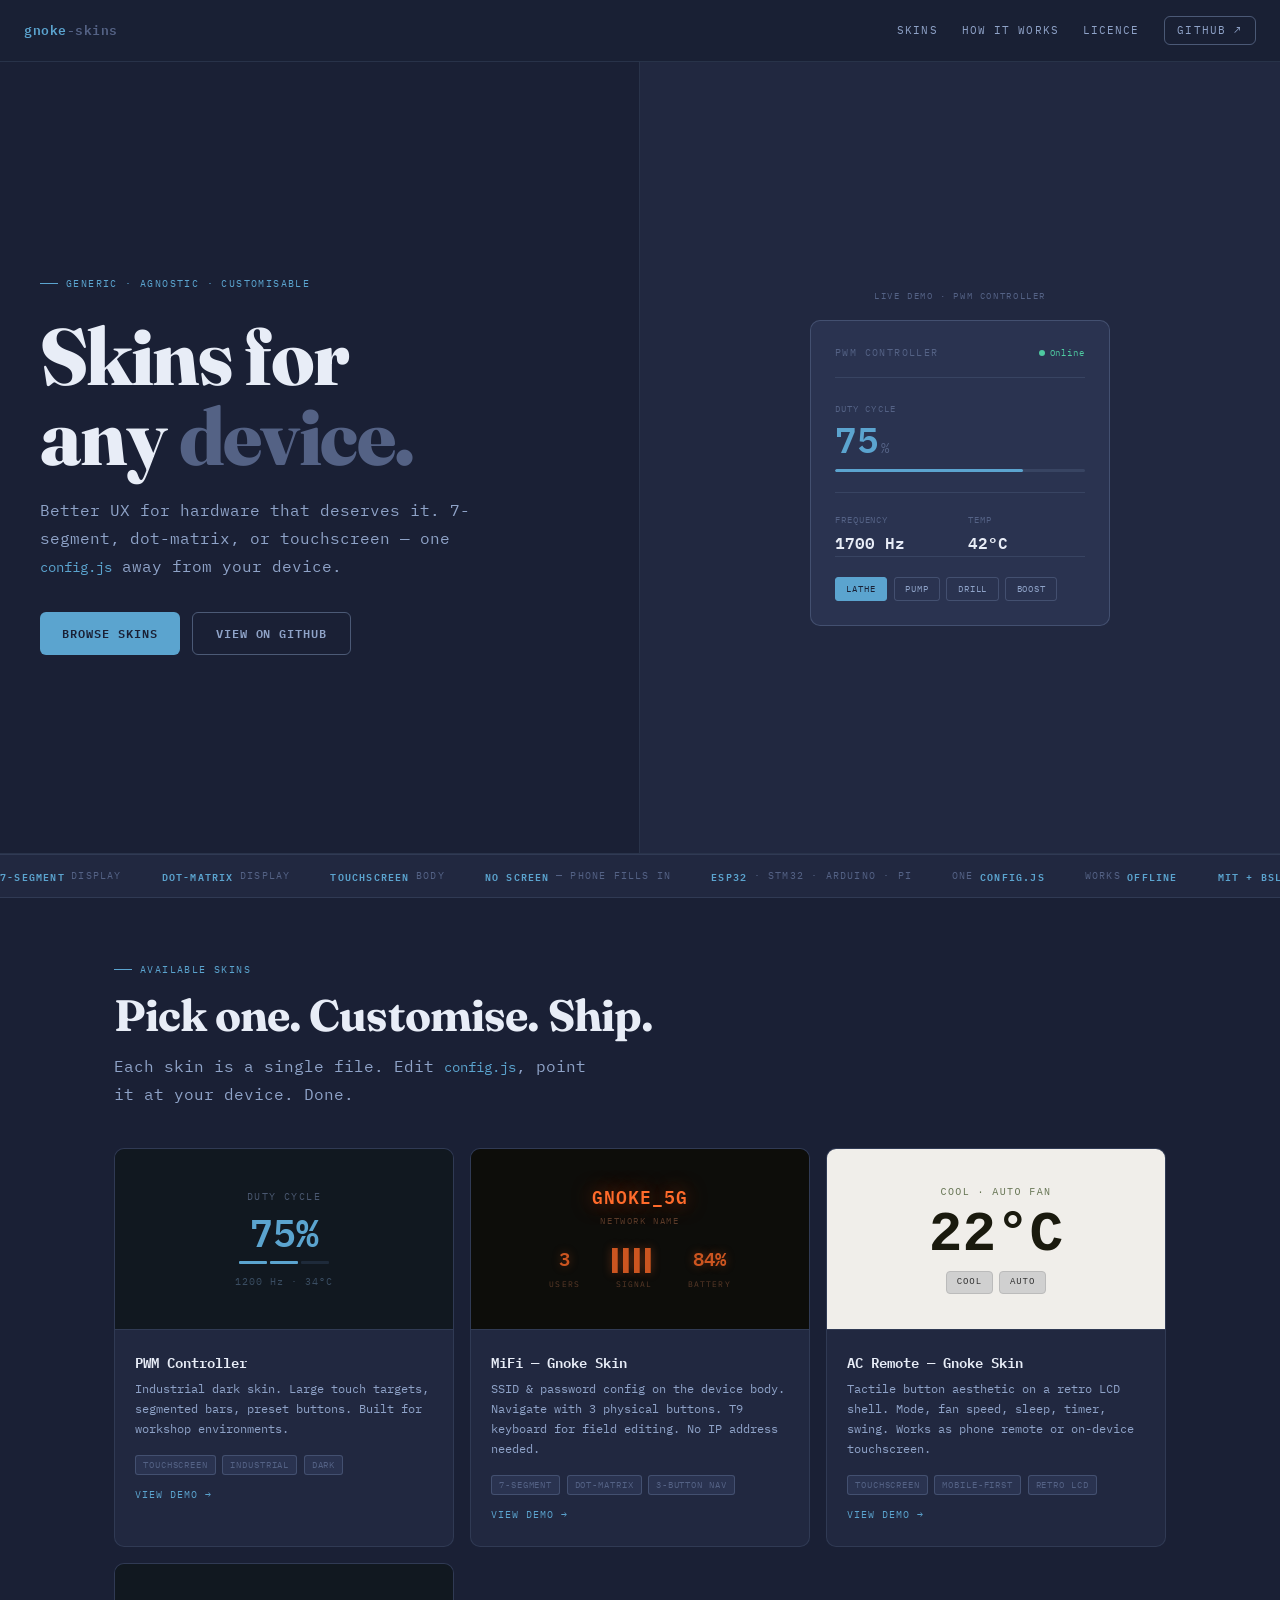
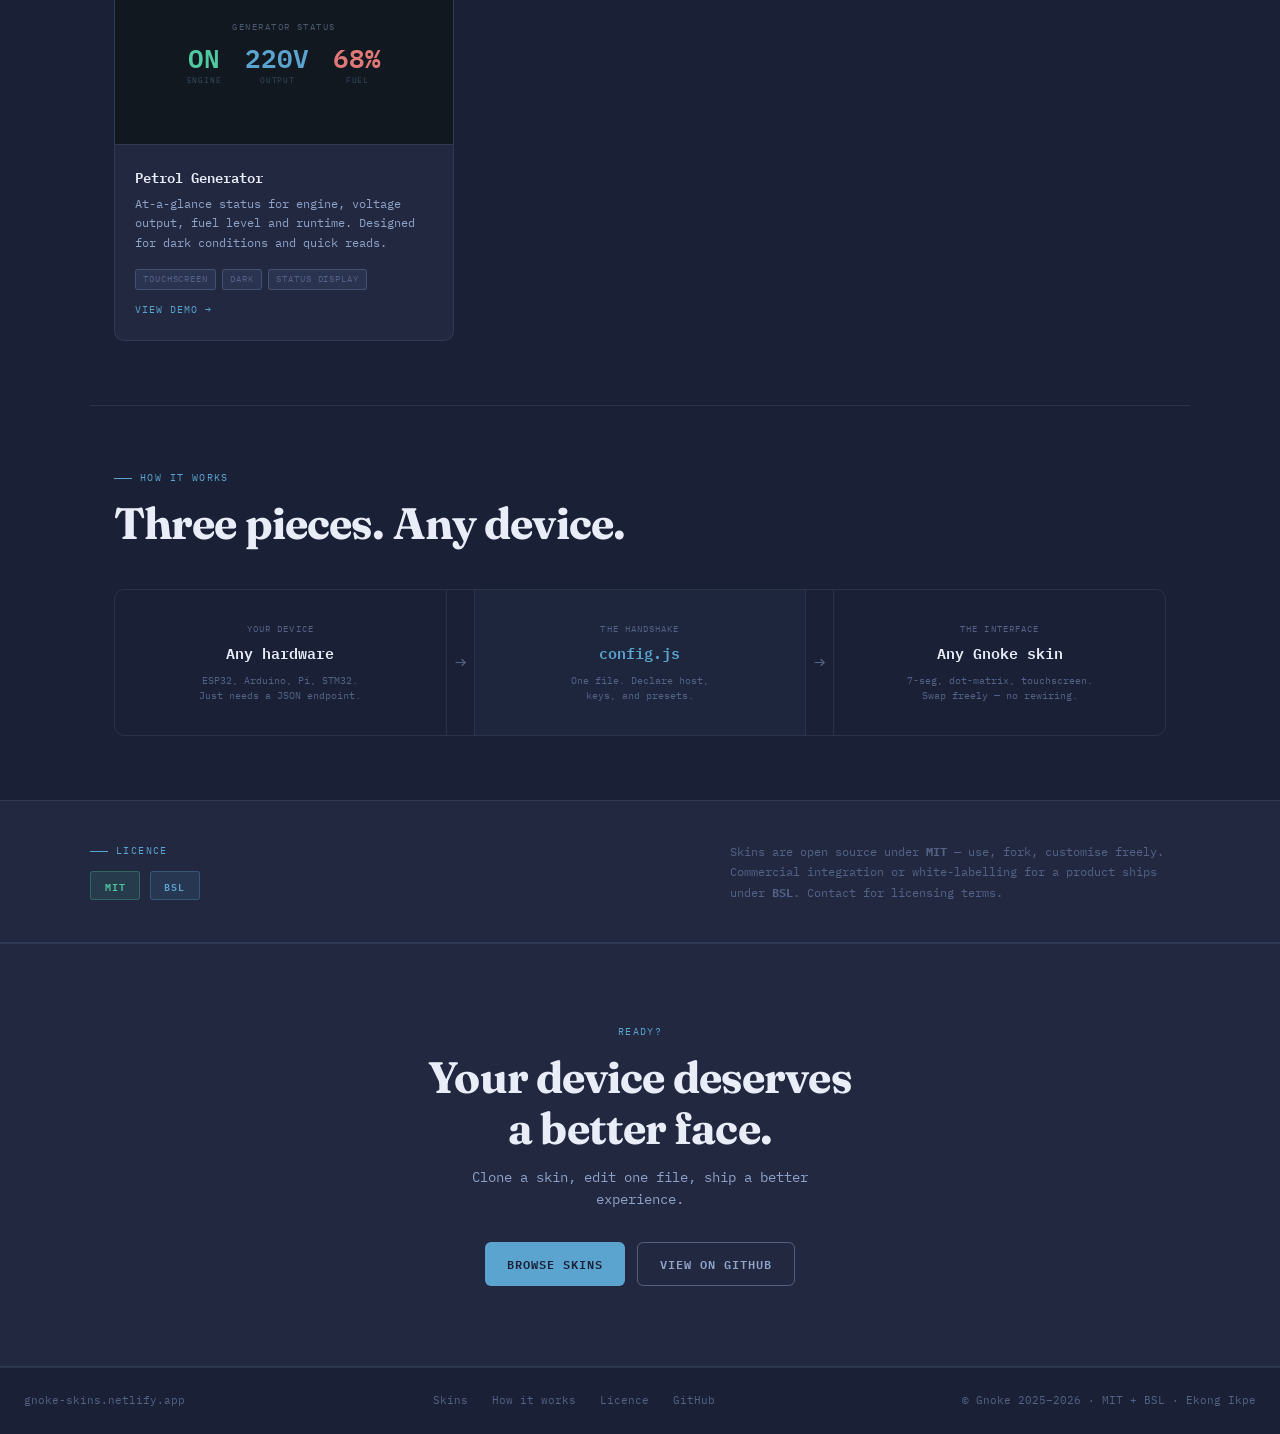
<file: index.html>
<!DOCTYPE html>
<html lang="en">
<head>
<meta charset="UTF-8">
<meta name="viewport" content="width=device-width,initial-scale=1.0">
<title>gnoke-skins — UI skins for any device</title>
<meta name="description" content="Generic, agnostic UI skins for hardware devices. 7-segment, dot-matrix, touchscreen — one config.js away.">
<link rel="preconnect" href="https://fonts.googleapis.com">
<link rel="preconnect" href="https://fonts.gstatic.com" crossorigin>
<link href="https://fonts.googleapis.com/css2?family=IBM+Plex+Mono:wght@400;600&family=Fraunces:opsz,wght@9..144,400;9..144,700;9..144,800&display=swap" rel="stylesheet">
<style>
*,*::before,*::after{box-sizing:border-box;margin:0;padding:0}
html{scroll-behavior:smooth;font-size:16px}
img,svg{display:block;max-width:100%}
a{color:inherit;text-decoration:none}
button{cursor:pointer;font-family:inherit;border:none;background:none}
ul{list-style:none}

:root{
  --bg:#1a2035;--bg2:#212840;--bg3:#2a3350;--bg4:#33405f;
  --border:rgba(180,210,255,.10);--border2:rgba(180,210,255,.18);--border3:rgba(180,210,255,.32);
  --text:#e8edf7;--text2:#8fa3c8;--text3:#546285;
  --accent:#5ba4cf;--accent-h:#7ab8dc;--green:#4ec9a0;--red:#e07878;
  --mono:'IBM Plex Mono',monospace;--serif:'Fraunces',serif;
  --r:6px;--rlg:10px;
}

body{background:var(--bg);color:var(--text);font-family:var(--mono);line-height:1.6;-webkit-font-smoothing:antialiased;min-height:100vh;display:flex;flex-direction:column}
main{flex:1}
h1{font-family:var(--serif);font-size:clamp(2.4rem,8vw,5rem);font-weight:800;line-height:1.0;letter-spacing:-.02em}
h2{font-family:var(--serif);font-size:clamp(1.75rem,5vw,2.75rem);font-weight:700;letter-spacing:-.02em;line-height:1.15}
h3{font-size:.9rem;font-weight:600;letter-spacing:.02em;margin-bottom:.5rem}
p.lead{font-size:1rem;color:var(--text2);line-height:1.75;max-width:480px}
code{font-family:var(--mono);font-size:.85em;color:var(--accent)}
.section{padding:4rem 1.5rem;max-width:1100px;margin:0 auto}
.tag{font-size:10px;letter-spacing:.14em;text-transform:uppercase;color:var(--accent);margin-bottom:.75rem;display:flex;align-items:center;gap:.5rem}
.tag::before{content:'';width:18px;height:1px;background:var(--accent);display:inline-block}
.tag.center{justify-content:center}
.tag.center::before{display:none}

/* Nav */
.site-nav{display:flex;align-items:center;justify-content:space-between;padding:1rem 1.5rem;border-bottom:.5px solid var(--border);background:rgba(26,32,53,.97);position:sticky;top:0;z-index:100;backdrop-filter:blur(8px)}
.nav-logo{font-size:13px;font-weight:600;letter-spacing:.04em;color:var(--accent)}
.nav-logo span{color:var(--text3)}
.nav-links{display:flex;align-items:center;gap:1.5rem}
.nav-links a{font-size:11px;letter-spacing:.1em;text-transform:uppercase;color:var(--text2);transition:color .15s}
.nav-links a:hover{color:var(--text)}
.nav-gh{border:.5px solid var(--border3);color:var(--text2)!important;padding:.3rem .8rem;border-radius:var(--r);font-size:11px!important;transition:all .15s!important}
.nav-gh:hover{border-color:var(--text2)!important;color:var(--text)!important}
.nav-hamburger{display:none;flex-direction:column;gap:4px;padding:4px}
.nav-hamburger span{display:block;width:20px;height:1.5px;background:var(--text2);border-radius:1px}
.nav-drawer{display:none;flex-direction:column;background:var(--bg2);border-bottom:.5px solid var(--border2);padding:.5rem 0}
.nav-drawer a{font-size:12px;letter-spacing:.1em;text-transform:uppercase;color:var(--text2);padding:.75rem 1.5rem;border-bottom:.5px solid var(--border);transition:color .15s}
.nav-drawer a:last-child{border-bottom:none}
.nav-drawer a:hover{color:var(--text)}
.nav-drawer.open{display:flex}

/* Buttons */
.btn{display:inline-flex;align-items:center;gap:.5rem;font-family:var(--mono);font-size:12px;font-weight:600;letter-spacing:.08em;text-transform:uppercase;padding:.7rem 1.4rem;border-radius:var(--r);transition:all .15s;white-space:nowrap}
.btn-primary{background:var(--accent);color:#1a2035}
.btn-primary:hover{background:var(--accent-h);transform:translateY(-1px)}
.btn-ghost{border:.5px solid var(--border3);color:var(--text2)}
.btn-ghost:hover{border-color:var(--text2);color:var(--text);background:rgba(180,210,255,.06)}

/* Hero */
.hero{display:grid;grid-template-columns:1fr 1fr;min-height:88vh;border-bottom:.5px solid var(--border)}
.hero-content{padding:4rem 2.5rem 3rem;display:flex;flex-direction:column;justify-content:center;border-right:.5px solid var(--border)}
.hero-content h1{margin:.75rem 0 1.25rem}
.hero-content h1 .dim{color:var(--text3)}
.hero-btn-row{display:flex;gap:.75rem;flex-wrap:wrap;margin-top:2rem}
.hero-demo{background:var(--bg2);display:flex;flex-direction:column;align-items:center;justify-content:center;padding:3rem 2rem;gap:1rem}
.demo-eyebrow{font-size:9px;letter-spacing:.18em;text-transform:uppercase;color:var(--text3);text-align:center}

/* Ticker */
.ticker-wrap{overflow:hidden;border-top:.5px solid var(--border);border-bottom:.5px solid var(--border);background:var(--bg2);padding:.5rem 0;white-space:nowrap}
.ticker-inner{display:inline-flex;gap:2.5rem;animation:tick 28s linear infinite}
.ticker-item{font-size:10px;letter-spacing:.12em;text-transform:uppercase;color:var(--text3);display:inline-flex;align-items:center;gap:.4rem}
.ticker-item b{color:var(--accent);font-weight:600}
@keyframes tick{from{transform:translateX(0)}to{transform:translateX(-50%)}}

/* Skins grid */
.skins-grid{display:grid;grid-template-columns:repeat(auto-fit,minmax(280px,1fr));gap:1rem;margin-top:2.5rem}
.skin-card{border:.5px solid var(--border);border-radius:var(--rlg);overflow:hidden;transition:border-color .2s,transform .2s;background:var(--bg2)}
.skin-card:hover{border-color:var(--border3);transform:translateY(-3px)}
.skin-preview{height:180px;display:flex;align-items:center;justify-content:center}
.skin-preview.dark{background:#111820}
.skin-preview.light{background:#f0eeea}
.skin-preview.seg{background:#0d0d0a}
.skin-info{padding:1.25rem;border-top:.5px solid var(--border)}
.skin-name{font-size:.9rem;font-weight:600;margin-bottom:.35rem}
.skin-desc{font-size:.78rem;color:var(--text2);line-height:1.6;margin-bottom:1rem}
.skin-tags{display:flex;gap:.4rem;flex-wrap:wrap}
.skin-tag{font-size:9px;letter-spacing:.1em;text-transform:uppercase;padding:2px 7px;border-radius:3px;background:var(--bg3);border:.5px solid var(--border2);color:var(--text3)}
.skin-link{font-size:10px;letter-spacing:.1em;text-transform:uppercase;color:var(--accent);margin-top:.75rem;display:inline-block;transition:color .15s}
.skin-link:hover{color:var(--accent-h)}

/* How it works */
.how-grid{display:grid;grid-template-columns:1fr auto 1fr auto 1fr;align-items:center;border:.5px solid var(--border);border-radius:var(--rlg);overflow:hidden;margin-top:2.5rem}
.how-node{padding:2rem 1.5rem;text-align:center}
.how-node.hi{background:rgba(91,164,207,.05)}
.how-arrow{padding:0 .5rem;color:var(--text3);font-size:1.2rem;border-left:.5px solid var(--border);border-right:.5px solid var(--border);align-self:stretch;display:flex;align-items:center;justify-content:center}
.how-label{font-size:9px;letter-spacing:.12em;text-transform:uppercase;color:var(--text3);margin-bottom:6px}
.how-name{font-size:.95rem;font-weight:600;color:var(--text)}
.how-node.hi .how-name{color:var(--accent)}
.how-detail{font-size:10px;color:var(--text3);margin-top:6px;line-height:1.5}

/* Licence band */
.lic-band{border-top:.5px solid var(--border);border-bottom:.5px solid var(--border);background:var(--bg2);padding:2.5rem 1.5rem}
.lic-inner{max-width:1100px;margin:0 auto;display:flex;flex-wrap:wrap;gap:1.5rem;align-items:center;justify-content:space-between}
.lic-pills{display:flex;gap:.6rem;flex-wrap:wrap}
.lic-pill{font-size:10px;letter-spacing:.1em;text-transform:uppercase;padding:.35rem .85rem;border-radius:3px;font-weight:600}
.lic-pill.mit{background:rgba(78,201,160,.12);color:var(--green);border:.5px solid rgba(78,201,160,.3)}
.lic-pill.bsl{background:rgba(91,164,207,.12);color:var(--accent);border:.5px solid rgba(91,164,207,.3)}
.lic-note{font-size:.78rem;color:var(--text3);max-width:460px;line-height:1.65}

/* CTA band */
.cta-band{border-top:.5px solid var(--border);border-bottom:.5px solid var(--border);background:var(--bg2);padding:5rem 1.5rem;text-align:center}
.cta-band h2{margin:.5rem 0 .75rem}
.cta-band p{color:var(--text2);max-width:400px;margin:0 auto 2rem;font-size:.875rem}
.cta-buttons{display:flex;gap:.75rem;justify-content:center;flex-wrap:wrap}

/* Footer */
.site-footer{padding:1.5rem;border-top:.5px solid var(--border);display:flex;flex-wrap:wrap;gap:1rem;align-items:center;justify-content:space-between;font-size:11px;color:var(--text3)}
.site-footer a:hover{color:var(--text2)}
.site-footer nav{display:flex;gap:1.5rem}

/* Live demo widget */
.skin-widget{width:100%;max-width:300px;background:var(--bg3);border:.5px solid var(--border2);border-radius:var(--rlg);padding:1.5rem}
.sw-header{display:flex;align-items:center;justify-content:space-between;margin-bottom:1.5rem;padding-bottom:1rem;border-bottom:.5px solid var(--border)}
.sw-title{font-size:10px;letter-spacing:.14em;text-transform:uppercase;color:var(--text3)}
.sw-online{display:flex;align-items:center;gap:5px;font-size:9px;letter-spacing:.1em;color:var(--green)}
.sw-dot{width:6px;height:6px;border-radius:50%;background:var(--green);animation:blink 2s ease-in-out infinite}
@keyframes blink{0%,100%{opacity:1}50%{opacity:.25}}
.sw-metric{margin-bottom:1.25rem}
.sw-label{font-size:9px;letter-spacing:.12em;text-transform:uppercase;color:var(--text3);margin-bottom:5px}
.sw-val{font-size:2.25rem;font-weight:600;color:var(--accent);line-height:1}
.sw-unit{font-size:.9rem;color:var(--text3);margin-left:2px}
.sw-bar-track{height:3px;background:var(--border);border-radius:2px;margin-top:8px;overflow:hidden}
.sw-bar-fill{height:100%;background:var(--accent);border-radius:2px;transition:width .5s ease}
.sw-row{display:grid;grid-template-columns:1fr 1fr;gap:1rem;padding-top:1.25rem;border-top:.5px solid var(--border)}
.sw-mini-label{font-size:9px;letter-spacing:.1em;text-transform:uppercase;color:var(--text3)}
.sw-mini-val{font-size:1rem;font-weight:600;color:var(--text);margin-top:3px}
.sw-presets{display:flex;gap:.4rem;flex-wrap:wrap;padding-top:1.25rem;border-top:.5px solid var(--border)}
.sw-preset{font-size:9px;letter-spacing:.1em;text-transform:uppercase;padding:.35rem .65rem;border:.5px solid var(--border2);border-radius:3px;color:var(--text2);cursor:pointer;transition:all .15s;background:none;font-family:var(--mono)}
.sw-preset:hover,.sw-preset.active{background:var(--accent);color:#1a2035;border-color:var(--accent)}

/* 7-seg demo */
.seg-demo{font-family:'IBM Plex Mono',monospace;text-align:center;padding:1.5rem}
.seg-num{font-size:3.5rem;font-weight:600;color:#ff6b2b;letter-spacing:.1em;text-shadow:0 0 20px rgba(255,107,43,.5),0 0 40px rgba(255,107,43,.2);line-height:1}
.seg-label{font-size:9px;letter-spacing:.18em;text-transform:uppercase;color:#5a3a28;margin-top:.5rem}
.seg-row{display:flex;justify-content:center;gap:2rem;margin-top:1rem}
.seg-small{text-align:center}
.seg-small-num{font-size:1.2rem;font-weight:600;color:#cc5520;text-shadow:0 0 10px rgba(204,85,32,.4)}
.seg-small-lbl{font-size:8px;letter-spacing:.14em;text-transform:uppercase;color:#5a3a28;margin-top:3px}

/* Responsive */
@media(max-width:800px){
  .hero{grid-template-columns:1fr;min-height:auto}
  .hero-content{border-right:none;border-bottom:.5px solid var(--border);padding:3rem 1.5rem 2.5rem}
  .hero-demo{padding:2.5rem 1.5rem}
  .how-grid{grid-template-columns:1fr}
  .how-arrow{display:none}
  .how-node{border-bottom:.5px solid var(--border)}
  .how-node:last-child{border-bottom:none}
}
@media(max-width:640px){
  .nav-links{display:none}
  .nav-hamburger{display:flex}
  .section{padding:3rem 1rem}
  h1{font-size:2.2rem}
  h2{font-size:1.6rem}
  .cta-band{padding:3.5rem 1rem}
  .lic-inner{flex-direction:column;align-items:flex-start}
}
</style>
</head>
<body>

<!-- NAV -->
<nav class="site-nav">
  <a class="nav-logo" href="#">gnoke<span>-skins</span></a>
  <div class="nav-links">
    <a href="#skins">Skins</a>
    <a href="#how">How it works</a>
    <a href="#licence">Licence</a>
    <a class="nav-gh" href="https://github.com/edmundsparrow/gnoke-skins" target="_blank" rel="noopener">GitHub ↗</a>
  </div>
  <button class="nav-hamburger" aria-label="Open menu" aria-expanded="false">
    <span></span><span></span><span></span>
  </button>
</nav>
<div class="nav-drawer">
  <a href="#skins">Skins</a>
  <a href="#how">How it works</a>
  <a href="#licence">Licence</a>
  <a href="https://github.com/edmundsparrow/gnoke-skins" target="_blank" rel="noopener">GitHub ↗</a>
</div>

<main>

  <!-- HERO -->
  <section class="hero">
    <div class="hero-content">
      <div class="tag">Generic · Agnostic · Customisable</div>
      <h1>Skins for<br>any <span class="dim">device.</span></h1>
      <p class="lead">
        Better UX for hardware that deserves it.
        7-segment, dot-matrix, or touchscreen —
        one <code>config.js</code> away from your device.
      </p>
      <div class="hero-btn-row">
        <a class="btn btn-primary" href="#skins">Browse skins</a>
        <a class="btn btn-ghost" href="https://github.com/edmundsparrow/gnoke-skins" target="_blank" rel="noopener">View on GitHub</a>
      </div>
    </div>
    <div class="hero-demo">
      <div class="demo-eyebrow">Live demo · PWM Controller</div>
      <div class="skin-widget">
        <div class="sw-header">
          <div class="sw-title">PWM Controller</div>
          <div class="sw-online"><div class="sw-dot"></div>Online</div>
        </div>
        <div class="sw-metric">
          <div class="sw-label">Duty cycle</div>
          <div><span class="sw-val" id="dv">75</span><span class="sw-unit">%</span></div>
          <div class="sw-bar-track"><div class="sw-bar-fill" id="db" style="width:75%"></div></div>
        </div>
        <div class="sw-row">
          <div>
            <div class="sw-mini-label">Frequency</div>
            <div class="sw-mini-val"><span id="fv">1200</span> Hz</div>
          </div>
          <div>
            <div class="sw-mini-label">Temp</div>
            <div class="sw-mini-val"><span id="tv">34</span>°C</div>
          </div>
        </div>
        <div class="sw-presets">
          <button class="sw-preset active" onclick="demoPreset(45,this)">Lathe</button>
          <button class="sw-preset" onclick="demoPreset(80,this)">Pump</button>
          <button class="sw-preset" onclick="demoPreset(60,this)">Drill</button>
          <button class="sw-preset" onclick="demoPreset(95,this)">Boost</button>
        </div>
      </div>
    </div>
  </section>

  <!-- TICKER -->
  <div class="ticker-wrap">
    <div class="ticker-inner">
      <span class="ticker-item"><b>7-segment</b> display</span>
      <span class="ticker-item"><b>Dot-matrix</b> display</span>
      <span class="ticker-item"><b>Touchscreen</b> body</span>
      <span class="ticker-item"><b>No screen</b> — phone fills in</span>
      <span class="ticker-item"><b>ESP32</b> · STM32 · Arduino · Pi</span>
      <span class="ticker-item">One <b>config.js</b></span>
      <span class="ticker-item">Works <b>offline</b></span>
      <span class="ticker-item"><b>MIT + BSL</b> licensed</span>
      <span class="ticker-item">Single <b>HTML file</b></span>
      <span class="ticker-item">Device stays <b>untouched</b></span>
      <!-- duplicate for seamless loop -->
      <span class="ticker-item"><b>7-segment</b> display</span>
      <span class="ticker-item"><b>Dot-matrix</b> display</span>
      <span class="ticker-item"><b>Touchscreen</b> body</span>
      <span class="ticker-item"><b>No screen</b> — phone fills in</span>
      <span class="ticker-item"><b>ESP32</b> · STM32 · Arduino · Pi</span>
      <span class="ticker-item">One <b>config.js</b></span>
      <span class="ticker-item">Works <b>offline</b></span>
      <span class="ticker-item"><b>MIT + BSL</b> licensed</span>
      <span class="ticker-item">Single <b>HTML file</b></span>
      <span class="ticker-item">Device stays <b>untouched</b></span>
    </div>
  </div>

  <!-- SKINS -->
  <div class="section" id="skins">
    <div class="tag">Available skins</div>
    <h2>Pick one. Customise. Ship.</h2>
    <p class="lead" style="margin-top:.75rem">
      Each skin is a single file. Edit <code>config.js</code>, point it at your device. Done.
    </p>

    <div class="skins-grid">

      <!-- PWM1 -->
      <div class="skin-card">
        <div class="skin-preview dark">
          <div style="text-align:center;font-family:'IBM Plex Mono',monospace">
            <div style="font-size:10px;letter-spacing:.14em;text-transform:uppercase;color:#4a5870;margin-bottom:8px">Duty cycle</div>
            <div style="font-size:2.4rem;font-weight:600;color:#5ba4cf;line-height:1">75%</div>
            <div style="margin-top:10px;display:flex;gap:3px;justify-content:center">
              <div style="width:28px;height:3px;background:#5ba4cf;border-radius:1px"></div>
              <div style="width:28px;height:3px;background:#5ba4cf;border-radius:1px"></div>
              <div style="width:28px;height:3px;background:#1e2a3a;border-radius:1px"></div>
            </div>
            <div style="margin-top:10px;font-size:10px;color:#3a4d62;letter-spacing:.1em">1200 Hz · 34°C</div>
          </div>
        </div>
        <div class="skin-info">
          <div class="skin-name">PWM Controller</div>
          <div class="skin-desc">Industrial dark skin. Large touch targets, segmented bars, preset buttons. Built for workshop environments.</div>
          <div class="skin-tags">
            <span class="skin-tag">Touchscreen</span>
            <span class="skin-tag">Industrial</span>
            <span class="skin-tag">Dark</span>
          </div>
          <a class="skin-link" href="./pwm1/" target="_blank">View demo →</a>
        </div>
      </div>

      <!-- MiFi -->
      <div class="skin-card">
        <div class="skin-preview seg">
          <div class="seg-demo">
            <div class="seg-num" id="seg-ssid" style="font-size:1.1rem;letter-spacing:.06em;color:#ff6b2b">GNOKE_5G</div>
            <div class="seg-label">Network name</div>
            <div class="seg-row">
              <div class="seg-small">
                <div class="seg-small-num" id="seg-users">3</div>
                <div class="seg-small-lbl">Users</div>
              </div>
              <div class="seg-small">
                <div class="seg-small-num" id="seg-sig">▌▌▌▌</div>
                <div class="seg-small-lbl">Signal</div>
              </div>
              <div class="seg-small">
                <div class="seg-small-num" id="seg-bat">84%</div>
                <div class="seg-small-lbl">Battery</div>
              </div>
            </div>
          </div>
        </div>
        <div class="skin-info">
          <div class="skin-name">MiFi — Gnoke Skin</div>
          <div class="skin-desc">SSID & password config on the device body. Navigate with 3 physical buttons. T9 keyboard for field editing. No IP address needed.</div>
          <div class="skin-tags">
            <span class="skin-tag">7-segment</span>
            <span class="skin-tag">Dot-matrix</span>
            <span class="skin-tag">3-button nav</span>
          </div>
          <a class="skin-link" href="./mifi/" target="_blank">View demo →</a>
        </div>
      </div>

      <!-- AC Remote -->
      <div class="skin-card">
        <div class="skin-preview light">
          <div style="text-align:center;font-family:'Courier New',monospace">
            <div style="font-size:10px;letter-spacing:.14em;text-transform:uppercase;color:#6a7858;margin-bottom:6px">Cool · Auto fan</div>
            <div style="font-size:3.5rem;font-weight:bold;color:#1a1a0e;line-height:1">22°C</div>
            <div style="margin-top:8px;display:flex;gap:6px;justify-content:center">
              <div style="padding:3px 10px;background:#d0d0d0;border:1px solid #bbb;border-radius:4px;font-size:9px;color:#333;letter-spacing:.1em;text-transform:uppercase">cool</div>
              <div style="padding:3px 10px;background:#d0d0d0;border:1px solid #bbb;border-radius:4px;font-size:9px;color:#333;letter-spacing:.1em;text-transform:uppercase">auto</div>
            </div>
          </div>
        </div>
        <div class="skin-info">
          <div class="skin-name">AC Remote — Gnoke Skin</div>
          <div class="skin-desc">Tactile button aesthetic on a retro LCD shell. Mode, fan speed, sleep, timer, swing. Works as phone remote or on-device touchscreen.</div>
          <div class="skin-tags">
            <span class="skin-tag">Touchscreen</span>
            <span class="skin-tag">Mobile-first</span>
            <span class="skin-tag">Retro LCD</span>
          </div>
          <a class="skin-link" href="./ac-remote/" target="_blank">View demo →</a>
        </div>
      </div>

      <!-- Petrol Gen -->
      <div class="skin-card">
        <div class="skin-preview dark">
          <div style="text-align:center;font-family:'IBM Plex Mono',monospace">
            <div style="font-size:9px;letter-spacing:.16em;text-transform:uppercase;color:#4a5870;margin-bottom:10px">Generator status</div>
            <div style="display:flex;gap:1.5rem;justify-content:center">
              <div style="text-align:center">
                <div style="font-size:1.6rem;font-weight:600;color:#4ec9a0;line-height:1">ON</div>
                <div style="font-size:8px;letter-spacing:.1em;text-transform:uppercase;color:#3a4d62;margin-top:4px">Engine</div>
              </div>
              <div style="text-align:center">
                <div style="font-size:1.6rem;font-weight:600;color:#5ba4cf;line-height:1">220V</div>
                <div style="font-size:8px;letter-spacing:.1em;text-transform:uppercase;color:#3a4d62;margin-top:4px">Output</div>
              </div>
              <div style="text-align:center">
                <div style="font-size:1.6rem;font-weight:600;color:#e07878;line-height:1">68%</div>
                <div style="font-size:8px;letter-spacing:.1em;text-transform:uppercase;color:#3a4d62;margin-top:4px">Fuel</div>
              </div>
            </div>
          </div>
        </div>
        <div class="skin-info">
          <div class="skin-name">Petrol Generator</div>
          <div class="skin-desc">At-a-glance status for engine, voltage output, fuel level and runtime. Designed for dark conditions and quick reads.</div>
          <div class="skin-tags">
            <span class="skin-tag">Touchscreen</span>
            <span class="skin-tag">Dark</span>
            <span class="skin-tag">Status display</span>
          </div>
          <a class="skin-link" href="./petrol-gen/" target="_blank">View demo →</a>
        </div>
      </div>

    </div>
  </div>

  <!-- HOW IT WORKS -->
  <div class="section" id="how" style="border-top:.5px solid var(--border)">
    <div class="tag">How it works</div>
    <h2>Three pieces. Any device.</h2>
    <div class="how-grid">
      <div class="how-node">
        <div class="how-label">Your device</div>
        <div class="how-name">Any hardware</div>
        <div class="how-detail">ESP32, Arduino, Pi, STM32.<br>Just needs a JSON endpoint.</div>
      </div>
      <div class="how-arrow">→</div>
      <div class="how-node hi">
        <div class="how-label">The handshake</div>
        <div class="how-name">config.js</div>
        <div class="how-detail">One file. Declare host,<br>keys, and presets.</div>
      </div>
      <div class="how-arrow">→</div>
      <div class="how-node">
        <div class="how-label">The interface</div>
        <div class="how-name">Any Gnoke skin</div>
        <div class="how-detail">7-seg, dot-matrix, touchscreen.<br>Swap freely — no rewiring.</div>
      </div>
    </div>
  </div>

  <!-- LICENCE -->
  <div class="lic-band" id="licence">
    <div class="lic-inner">
      <div>
        <div class="tag">Licence</div>
        <div class="lic-pills">
          <span class="lic-pill mit">MIT</span>
          <span class="lic-pill bsl">BSL</span>
        </div>
      </div>
      <div class="lic-note">
        Skins are open source under <strong>MIT</strong> — use, fork, customise freely.
        Commercial integration or white-labelling for a product ships under <strong>BSL</strong>.
        Contact for licensing terms.
      </div>
    </div>
  </div>

  <!-- CTA -->
  <div class="cta-band">
    <div class="tag center">Ready?</div>
    <h2>Your device deserves<br>a better face.</h2>
    <p>Clone a skin, edit one file, ship a better experience.</p>
    <div class="cta-buttons">
      <a class="btn btn-primary" href="#skins">Browse skins</a>
      <a class="btn btn-ghost" href="https://github.com/edmundsparrow/gnoke-skins" target="_blank" rel="noopener">View on GitHub</a>
    </div>
  </div>

</main>

<!-- FOOTER -->
<footer class="site-footer">
  <span>gnoke-skins.netlify.app</span>
  <nav>
    <a href="#skins">Skins</a>
    <a href="#how">How it works</a>
    <a href="#licence">Licence</a>
    <a href="https://github.com/edmundsparrow/gnoke-skins" target="_blank" rel="noopener">GitHub</a>
  </nav>
  <span>© Gnoke 2025–2026 · MIT + BSL · Ekong Ikpe</span>
</footer>

<script>
// Nav hamburger
const ham = document.querySelector('.nav-hamburger');
const drawer = document.querySelector('.nav-drawer');
ham.addEventListener('click', () => {
  const open = drawer.classList.toggle('open');
  ham.setAttribute('aria-expanded', open);
});
drawer.querySelectorAll('a').forEach(a => a.addEventListener('click', () => drawer.classList.remove('open')));

// Live PWM demo
let _v = 75, _d = 1;
function demoUpdate(v) {
  v = Math.round(v);
  const f = Math.round(800 + v * 12), t = Math.round(28 + v * 0.18);
  document.getElementById('dv').textContent = v;
  document.getElementById('db').style.width = v + '%';
  document.getElementById('fv').textContent = f;
  document.getElementById('tv').textContent = t;
}
setInterval(() => {
  _v += _d * (Math.random() * 1.2 + 0.3);
  if (_v > 83) _d = -1;
  if (_v < 62) _d = 1;
  demoUpdate(_v);
}, 1100);
function demoPreset(duty, btn) {
  document.querySelectorAll('.sw-preset').forEach(b => b.classList.remove('active'));
  btn.classList.add('active');
  _v = duty; _d = 1; demoUpdate(duty);
}

// MiFi seg display flicker
const bats = ['72%','73%','74%','75%','76%','77%','76%','75%'];
let bi = 0;
setInterval(() => {
  bi = (bi + 1) % bats.length;
  document.getElementById('seg-bat').textContent = bats[bi];
}, 3000);
</script>
</body>
</html>
</file>
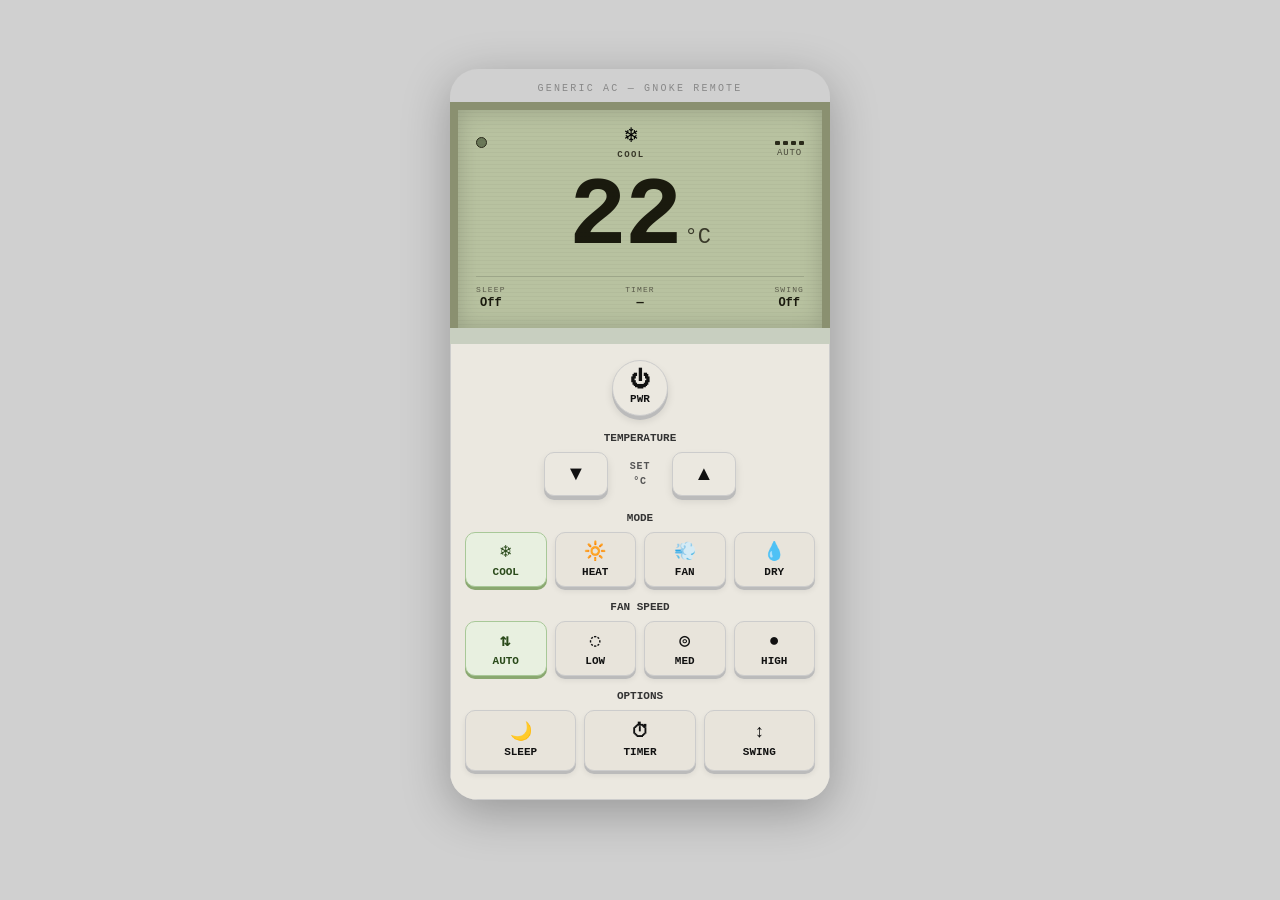
<file: ac-remote/index.html>
<!DOCTYPE html>
<html lang="en">
<head>
<meta charset="UTF-8">
<meta name="viewport" content="width=device-width,initial-scale=1.0,maximum-scale=1.0">
<title>AC Remote — Gnoke Skin</title>
<style>
*{margin:0;padding:0;box-sizing:border-box}
html,body{
  min-height:100%;background:#d0d0d0;
  display:flex;justify-content:center;align-items:flex-start;
  font-family:'Courier New',monospace;
}

/* Mobile: full screen. Tablet/PC: centered card */
.skin{
  width:100%;
  max-width:420px;
  min-height:100vh;
  display:flex;
  flex-direction:column;
  background:#d0d0d0;
}

@media(min-width:480px){
  html,body{align-items:center;padding:32px 0 48px}
  .skin{
    min-height:unset;
    width:380px;
    border-radius:28px;
    overflow:hidden;
    box-shadow:0 12px 48px rgba(0,0,0,.28);
  }
}

.device-label{text-align:center;font-size:10px;letter-spacing:.22em;text-transform:uppercase;color:#888;padding:14px 0 8px}

/* LCD shell */
.lcd-shell{
  background:#8a9070;
  padding:8px 8px 0;
}
.lcd{
  background:#b8c2a0;
  padding:16px 18px 18px;
  display:flex;flex-direction:column;gap:10px;
  box-shadow:inset 0 0 22px rgba(0,0,0,.18);
  position:relative;overflow:hidden;
}
.lcd::before{
  content:'';position:absolute;inset:0;
  background:repeating-linear-gradient(0deg,transparent,transparent 3px,rgba(0,0,0,.03) 3px,rgba(0,0,0,.03) 4px);
  pointer-events:none;z-index:1;
}
.status-row{display:flex;align-items:center;justify-content:space-between}
.pwr-dot{width:11px;height:11px;border-radius:50%;border:1.5px solid #2a2a1a;background:#6a7858;transition:background .2s;flex-shrink:0}
.pwr-dot.on{background:#2a2a1a}
.mode-block{display:flex;flex-direction:column;align-items:center;gap:2px}
.mode-ico{font-size:22px;line-height:1}
.mode-lbl{font-size:9px;letter-spacing:.16em;color:#3a3a2a;text-transform:uppercase;font-weight:bold}
.fan-block{display:flex;flex-direction:column;align-items:center;gap:3px}
.fan-bars{display:flex;align-items:flex-end;gap:3px;height:18px}
.fan-bar{width:5px;background:#2a2a1a;border-radius:1px;transition:height .2s}
.fan-lbl{font-size:9px;letter-spacing:.1em;color:#4a4a3a;text-transform:uppercase}
.temp-row{display:flex;align-items:baseline;justify-content:center;gap:4px}
.big-num{font-size:clamp(72px,22vw,96px);font-weight:bold;color:#1a1a0e;line-height:1;letter-spacing:-.02em}
.big-unit{font-size:22px;color:#3a3a2a}
.info-row{display:flex;justify-content:space-between;border-top:.5px solid rgba(0,0,0,.12);padding-top:8px}
.info-item{display:flex;flex-direction:column;align-items:center;gap:2px}
.info-k{font-size:8px;letter-spacing:.14em;color:#5a5a4a;text-transform:uppercase}
.info-v{font-size:12px;font-weight:bold;color:#1a1a0e}

/* gap strip */
.gap-strip{height:16px;background:#c8cfc0}

/* Button shell */
.btn-shell{
  background:#ebe8e0;
  flex:1;
  padding:16px 14px 28px;
  border:1px solid #ccc;
  border-top:none;
}
.sec-lbl{font-size:11px;font-weight:700;text-transform:uppercase;color:#333;text-align:center;margin-bottom:8px}

/* power */
.power-zone{display:flex;justify-content:center;margin-bottom:16px}
.power-btn{
  width:56px;height:56px;border-radius:50%;
  background:#ebe8e0;color:#111;border:1px solid #ccc;
  font-family:'Courier New',monospace;font-size:11px;font-weight:700;text-transform:uppercase;
  cursor:pointer;display:flex;flex-direction:column;align-items:center;justify-content:center;gap:2px;
  box-shadow:0 4px 0 #bbb,0 5px 8px rgba(0,0,0,.12);
  transition:transform .08s,box-shadow .08s,background .1s,color .1s;
  -webkit-tap-highlight-color:transparent;user-select:none;touch-action:manipulation;
}
.power-btn:active{transform:translateY(4px);box-shadow:0 1px 0 #bbb}
.power-btn.on{background:#ff3a3a;color:#fff;border-color:#ff3a3a;box-shadow:0 4px 0 #a01010}
.power-btn.on:active{box-shadow:0 1px 0 #a01010}
.power-btn .ico{font-size:20px;line-height:1}

/* temp */
.temp-zone{display:flex;align-items:center;justify-content:center;gap:12px;margin-bottom:16px}
.temp-btn{
  width:64px;height:44px;border-radius:10px;
  background:#ebe8e0;color:#111;border:1px solid #ccc;font-size:20px;
  cursor:pointer;display:flex;align-items:center;justify-content:center;
  box-shadow:0 4px 0 #bbb,0 5px 8px rgba(0,0,0,.1);
  transition:transform .08s,box-shadow .08s;
  -webkit-tap-highlight-color:transparent;user-select:none;touch-action:manipulation;
}
.temp-btn:active{transform:translateY(4px);box-shadow:0 1px 0 #bbb}
.temp-mid{font-size:10px;color:#555;letter-spacing:.08em;text-transform:uppercase;text-align:center;width:40px;line-height:1.5;font-weight:700}

/* grids */
.grid4{display:grid;grid-template-columns:repeat(4,1fr);gap:8px;margin-bottom:14px;width:100%}
.g-btn{
  background:#e8e4db;color:#111;border:1px solid #ccc;border-radius:10px;
  padding:10px 4px 8px;
  font-family:'Courier New',monospace;font-size:11px;font-weight:700;text-transform:uppercase;
  cursor:pointer;display:flex;flex-direction:column;align-items:center;gap:5px;
  box-shadow:0 3px 0 #bbb,0 4px 6px rgba(0,0,0,.08);
  transition:transform .08s,box-shadow .08s,color .1s,background .1s,border-color .1s;
  -webkit-tap-highlight-color:transparent;user-select:none;
  min-width:0;touch-action:manipulation;
}
.g-btn:active{transform:translateY(3px);box-shadow:0 1px 0 #bbb}
.g-btn.active{background:#e8f0e0;color:#2a4a1a;border-color:#a8c898;box-shadow:0 3px 0 #8aa870}
.g-btn .ico{font-size:18px;line-height:1}

/* utils — 3 across */
.grid3{display:grid;grid-template-columns:repeat(3,1fr);gap:8px}
.u-btn{
  background:#e8e4db;color:#111;border:1px solid #ccc;border-radius:10px;
  padding:12px 4px;
  font-family:'Courier New',monospace;font-size:11px;font-weight:700;text-transform:uppercase;
  cursor:pointer;display:flex;flex-direction:column;align-items:center;gap:5px;
  box-shadow:0 3px 0 #bbb,0 4px 6px rgba(0,0,0,.08);
  transition:transform .08s,box-shadow .08s,color .1s,background .1s,border-color .1s;
  -webkit-tap-highlight-color:transparent;user-select:none;
  min-width:0;touch-action:manipulation;
}
.u-btn:active{transform:translateY(3px);box-shadow:0 1px 0 #bbb}
.u-btn.active{background:#e8f0e0;color:#2a4a1a;border-color:#a8c898;box-shadow:0 3px 0 #8aa870}
.u-btn .ico{font-size:18px;line-height:1}
</style>
</head>
<body>
<div class="skin">
  <div class="device-label">Generic AC — Gnoke Remote</div>

  <div class="lcd-shell">
    <div class="lcd">
      <div class="status-row">
        <div class="pwr-dot" id="pwr-dot"></div>
        <div class="mode-block">
          <div class="mode-ico" id="mode-ico">❄️</div>
          <div class="mode-lbl" id="mode-lbl">Cool</div>
        </div>
        <div class="fan-block">
          <div class="fan-bars">
            <div class="fan-bar" id="fb1" style="height:4px"></div>
            <div class="fan-bar" id="fb2" style="height:4px"></div>
            <div class="fan-bar" id="fb3" style="height:4px"></div>
            <div class="fan-bar" id="fb4" style="height:4px"></div>
          </div>
          <div class="fan-lbl" id="fan-lbl">Auto</div>
        </div>
      </div>
      <div class="temp-row">
        <span class="big-num" id="temp-num">22</span>
        <span class="big-unit">°C</span>
      </div>
      <div class="info-row">
        <div class="info-item"><span class="info-k">Sleep</span><span class="info-v" id="sleep-val">Off</span></div>
        <div class="info-item"><span class="info-k">Timer</span><span class="info-v" id="timer-val">—</span></div>
        <div class="info-item"><span class="info-k">Swing</span><span class="info-v" id="swing-val">Off</span></div>
      </div>
    </div>
  </div>

  <div class="gap-strip"></div>

  <div class="btn-shell">

    <div class="power-zone">
      <button class="power-btn" id="power-btn">
        <span class="ico">⏻</span>pwr
      </button>
    </div>

    <div class="sec-lbl">Temperature</div>
    <div class="temp-zone">
      <button class="temp-btn" id="btn-down">▼</button>
      <div class="temp-mid">set °C</div>
      <button class="temp-btn" id="btn-up">▲</button>
    </div>

    <div class="sec-lbl">Mode</div>
    <div class="grid4">
      <button class="g-btn active" data-mode="Cool" data-ico="❄️"><span class="ico">❄️</span>cool</button>
      <button class="g-btn" data-mode="Heat" data-ico="🔆"><span class="ico">🔆</span>heat</button>
      <button class="g-btn" data-mode="Fan" data-ico="💨"><span class="ico">💨</span>fan</button>
      <button class="g-btn" data-mode="Dry" data-ico="💧"><span class="ico">💧</span>dry</button>
    </div>

    <div class="sec-lbl">Fan speed</div>
    <div class="grid4">
      <button class="g-btn fan-s active" data-fan="Auto" data-bars="2,4,7,11"><span class="ico">⇅</span>auto</button>
      <button class="g-btn fan-s" data-fan="Low" data-bars="4,4,4,4"><span class="ico">◌</span>low</button>
      <button class="g-btn fan-s" data-fan="Med" data-bars="4,6,9,9"><span class="ico">◎</span>med</button>
      <button class="g-btn fan-s" data-fan="High" data-bars="4,8,11,14"><span class="ico">●</span>high</button>
    </div>

    <div class="sec-lbl">Options</div>
    <div class="grid3">
      <button class="u-btn" id="sleep-btn"><span class="ico">🌙</span>sleep</button>
      <button class="u-btn" id="timer-btn"><span class="ico">⏱</span><span id="timer-lbl">timer</span></button>
      <button class="u-btn" id="swing-btn"><span class="ico">↕</span><span id="swing-lbl">swing</span></button>
    </div>

  </div>
</div>

<script>
let isOn=false,temp=22,sleepOn=false,timerIdx=0,swingIdx=0;
const timerOpts=[0,1,2,4,8];
const swingOpts=['Off','Horiz','Vert','Auto'];
const swingIcos=['↕','↔','↕','✦'];

document.getElementById('power-btn').addEventListener('click',()=>{
  isOn=!isOn;
  document.getElementById('power-btn').classList.toggle('on',isOn);
  document.getElementById('pwr-dot').classList.toggle('on',isOn);
});

document.getElementById('btn-up').addEventListener('click',()=>{
  if(temp<30){temp++;document.getElementById('temp-num').textContent=temp;}
});
document.getElementById('btn-down').addEventListener('click',()=>{
  if(temp>16){temp--;document.getElementById('temp-num').textContent=temp;}
});

document.querySelectorAll('[data-mode]').forEach(btn=>{
  btn.addEventListener('click',()=>{
    document.querySelectorAll('[data-mode]').forEach(b=>b.classList.remove('active'));
    btn.classList.add('active');
    document.getElementById('mode-ico').textContent=btn.dataset.ico;
    document.getElementById('mode-lbl').textContent=btn.dataset.mode;
  });
});

document.querySelectorAll('.fan-s').forEach(btn=>{
  btn.addEventListener('click',()=>{
    document.querySelectorAll('.fan-s').forEach(b=>b.classList.remove('active'));
    btn.classList.add('active');
    document.getElementById('fan-lbl').textContent=btn.dataset.fan;
    btn.dataset.bars.split(',').map(Number).forEach((h,i)=>{
      document.getElementById('fb'+(i+1)).style.height=h+'px';
    });
  });
});

document.getElementById('sleep-btn').addEventListener('click',()=>{
  sleepOn=!sleepOn;
  document.getElementById('sleep-btn').classList.toggle('active',sleepOn);
  document.getElementById('sleep-val').textContent=sleepOn?'On':'Off';
});

document.getElementById('timer-btn').addEventListener('click',()=>{
  timerIdx=(timerIdx+1)%timerOpts.length;
  const h=timerOpts[timerIdx];
  document.getElementById('timer-lbl').textContent=h===0?'timer':h+'h';
  document.getElementById('timer-btn').classList.toggle('active',h>0);
  document.getElementById('timer-val').textContent=h===0?'—':h+'h';
});

document.getElementById('swing-btn').addEventListener('click',()=>{
  swingIdx=(swingIdx+1)%swingOpts.length;
  const s=swingOpts[swingIdx];
  const ico=swingIcos[swingIdx];
  document.getElementById('swing-btn').querySelector('.ico').textContent=ico;
  document.getElementById('swing-lbl').textContent=s.toLowerCase();
  document.getElementById('swing-btn').classList.toggle('active',swingIdx>0);
  document.getElementById('swing-val').textContent=s;
});
</script>
</body>
</html>
</file>
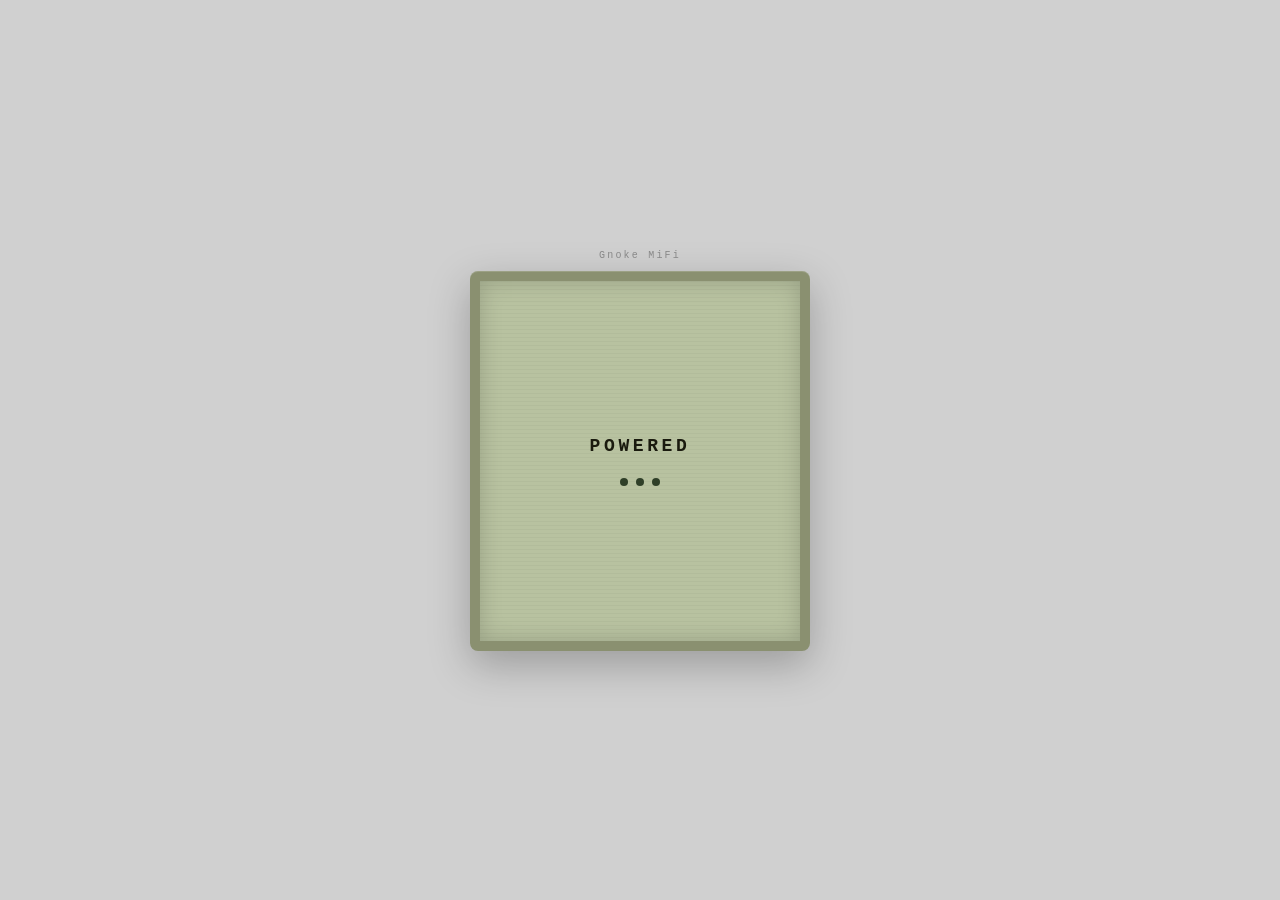
<file: mifi/index.html>
<!DOCTYPE html>
<html lang="en">
<head>
<meta charset="UTF-8">
<meta name="viewport" content="width=device-width,initial-scale=1.0,maximum-scale=1.0">
<title>Gnoke MiFi</title>
<style>
*{margin:0;padding:0;box-sizing:border-box}
body{background:#d0d0d0;font-family:'Courier New',monospace;min-height:100vh;display:flex;justify-content:center;align-items:center}
.skin{width:100%;max-width:380px;padding:20px}
.device-label{text-align:center;font-size:10px;letter-spacing:.22em;color:#888;margin-bottom:10px}
.lcd-shell{background:#8a9070;padding:10px;border-radius:8px;box-shadow:0 14px 40px rgba(0,0,0,.25), inset 0 1px 0 rgba(255,255,255,.15)}
.lcd{background:#b8c2a0;min-height:360px;position:relative;overflow:hidden;box-shadow:inset 0 0 22px rgba(0,0,0,.18)}
.lcd::before{content:'';position:absolute;inset:0;background:repeating-linear-gradient(0deg,transparent,transparent 3px,rgba(0,0,0,.03) 3px,rgba(0,0,0,.03) 4px);pointer-events:none}
.boot-screen,.main-screen,.settings-screen{position:absolute;inset:0;padding:16px}
.boot-screen{display:flex;flex-direction:column;justify-content:center;align-items:center;text-align:center}
.boot-word{font-size:18px;font-weight:bold;letter-spacing:.2em;color:#1a1a0e;transition:all .6s ease}
.hidden{display:none}
.boot-dots{display:flex;gap:8px;margin-top:22px}
.dot{width:8px;height:8px;border-radius:50%;background:#2f3f28;animation:pulse 1.2s infinite}
@keyframes pulse{0%,100%{opacity:.2}50%{opacity:1}}
.main-screen,.settings-screen{display:none}
.status-row{position:relative;display:flex;justify-content:space-between;align-items:center;margin-bottom:14px;min-height:15px}
.users-count{position:absolute;left:50%;transform:translateX(-50%);font-size:11px;font-weight:bold}
.icon-group{display:flex;gap:6px;align-items:center}
.sig-bars{display:flex;align-items:flex-end;gap:2px;height:12px}
.bar{width:3px;background:#1a1a0e}
.battery-shell{width:18px;height:9px;border:1.2px solid #1a1a0e;padding:1px;position:relative}
.battery-shell::after{content:'';position:absolute;right:-3px;top:1.5px;width:2px;height:3px;background:#1a1a0e}
.battery-fill{width:70%;height:100%;background:#1a1a0e}
.brand-title{text-align:center;font-size:36px;font-weight:bold;color:#1a1a0e;margin-top:20px}
.usage-row{text-align:center;margin-top:10px;font-size:14px;color:#454530}

/* Settings toolbar row */
.settings-toolbar{display:flex;justify-content:space-between;align-items:center;margin-bottom:10px;padding-bottom:8px;border-bottom:1px solid #6a7a60;transition:opacity .2s}
.settings-toolbar.hidden-toolbar{opacity:0;pointer-events:none}
.toolbar-btn{width:28px;height:28px;display:flex;align-items:center;justify-content:center;cursor:pointer;position:relative;-webkit-tap-highlight-color:transparent;user-select:none;font-size:15px}
.toolbar-btn svg{position:absolute;inset:0;width:100%;height:100%;transform:rotate(-90deg);pointer-events:none}
.toolbar-btn circle{fill:none;stroke:#1a1a0e;stroke-width:2;stroke-dasharray:76;stroke-dashoffset:76}
.toolbar-btn.pressing circle{transition:stroke-dashoffset 5s linear;stroke-dashoffset:0}
.toolbar-label{font-size:9px;letter-spacing:.15em;color:#454530;font-weight:bold}

.settings-screen{padding:14px}
.settings-content{margin-top:0}
.settings-screen h3{font-size:14px;margin-bottom:5px;color:#1a1a0e;padding:2px}
.settings-screen h3.active{background:#8a9070;color:#fff}
.settings-screen input, .settings-screen select{width:100%;padding:4px;background:#aab295;border:1px solid #1a1a0e;font-family:inherit;margin-bottom:10px;opacity:0.6}
.settings-screen input.active, .settings-screen select.active{opacity:1;border:2px solid #000}
.t9-pad{display:grid;grid-template-columns:repeat(3, 1fr);gap:6px;margin-bottom:10px}
.t9-btn{background:#aab295;border:1px solid #1a1a0e;padding:9px 4px;text-align:center;cursor:pointer;font-size:12px;font-weight:bold}
.soft-controls{position:absolute;bottom:15px;left:20px;right:20px;display:none;justify-content:space-between;align-items:center}
.caps-indicator{position:absolute;top:50px;right:14px;font-size:10px;font-weight:bold;color:#1a1a0e;display:none;border:1px solid #1a1a0e;padding:1px 3px;line-height:1}
.hold-ring{position:relative;width:32px;height:32px;display:flex;align-items:center;justify-content:center;cursor:pointer;-webkit-tap-highlight-color:transparent;user-select:none}
.hold-ring svg{position:absolute;inset:0;width:100%;height:100%;transform:rotate(-90deg);pointer-events:none}
.hold-ring circle{fill:none;stroke:#1a1a0e;stroke-width:2.5;stroke-dasharray:88;stroke-dashoffset:88}
.hold-ring.pressing circle{transition:stroke-dashoffset 5s linear;stroke-dashoffset:0}
.center-box{width:16px;height:16px;background:#1a1a0e}
.arrow-btn{font-size:28px;font-weight:900;color:#1a1a0e;line-height:1}

@keyframes resetFlash{0%,100%{background:#b8c2a0}50%{background:#8a9070}}
.lcd.resetting{animation:resetFlash .3s ease 3}
</style>
</head>
<body>
<div class="skin">
<div class="device-label">Gnoke MiFi</div>
<div class="lcd-shell">
<div class="lcd" id="lcd">
  <div class="boot-screen" id="boot">
    <div class="boot-word" id="w1">POWERED</div>
    <div class="boot-word hidden" id="w2">BY</div>
    <div class="boot-word hidden" id="w3">GNOKE</div>
    <div class="boot-dots"><div class="dot"></div><div class="dot" style="animation-delay:.3s"></div><div class="dot" style="animation-delay:.6s"></div></div>
  </div>
  <div class="main-screen" id="main">
    <div class="status-row">
      <div class="icon-group"><div class="sig-bars"><div class="bar" style="height:5px"></div><div class="bar" style="height:8px"></div><div class="bar" style="height:11px"></div></div><div style="font-size:11px;font-weight:bold;">4G+</div></div>
      <div class="users-count">3 Users</div>
      <div class="battery-shell"><div class="battery-fill"></div></div>
    </div>
    <div class="brand-title">Gnoke</div>
    <div class="usage-row">DATA: 4.2 GB</div>
  </div>
  <div class="settings-screen" id="settings">
    <div class="settings-toolbar" id="settings-toolbar">
      <div class="toolbar-btn" id="homeBtn" title="Home">
        <svg viewBox="0 0 28 28" xmlns="http://www.w3.org/2000/svg"><circle cx="14" cy="14" r="12" id="homeRingCirc"/></svg>
        <span style="position:relative;z-index:1">⌂</span>
      </div>
      <span class="toolbar-label">SETTINGS</span>
      <div class="toolbar-btn" id="resetBtn" title="Hold 5s to reset">
        <svg viewBox="0 0 28 28" xmlns="http://www.w3.org/2000/svg"><circle cx="14" cy="14" r="12" id="resetRingCirc"/></svg>
        <span style="position:relative;z-index:1;font-size:13px">↺</span>
      </div>
    </div>
    <div class="settings-content">
      <div id="c1"><h3 id="h1">SSID</h3><input type="text" id="i1" value="Gnoke_5G_A1"></div>
      <div id="c2"><h3 id="h2">Password</h3><input type="password" id="i2" value="12345678"></div>
      <div id="c3"><h3 id="h3">Band</h3><select id="i3"><option>2.4 GHz</option><option selected>5 GHz</option></select></div>
    </div>
    <div class="caps-indicator" id="capsIndicator">ABC</div>
    <div id="t9-container" style="display:none">
        <div class="t9-pad">
            <div class="t9-btn" onclick="t9(1)">1</div><div class="t9-btn" onclick="t9(2)">2 ABC</div><div class="t9-btn" onclick="t9(3)">3 DEF</div>
            <div class="t9-btn" onclick="t9(4)">4 GHI</div><div class="t9-btn" onclick="t9(5)">5 JKL</div><div class="t9-btn" onclick="t9(6)">6 MNO</div>
            <div class="t9-btn" onclick="t9(7)">7 PQRS</div><div class="t9-btn" onclick="t9(8)">8 TUV</div><div class="t9-btn" onclick="t9(9)">9 WXYZ</div>
            <div class="t9-btn" onclick="toggleCaps()">* ⇧</div><div class="t9-btn" onclick="t9(0)">0</div><div class="t9-btn" onclick="del()">DEL</div>
        </div>
    </div>
  </div>
  <div class="soft-controls" id="softControls">
    <div class="hold-ring" id="btnLeft">
      <span class="arrow-btn">◀</span>
    </div>
    <div class="hold-ring" id="menuBtn">
      <div class="center-box"></div>
    </div>
    <div class="hold-ring" id="btnRight" style="cursor:pointer">
      <span class="arrow-btn">▶</span>
    </div>
  </div>
</div>
</div>
</div>
<script>
const DEFAULTS = { ssid: 'Gnoke_5G_A1', password: '12345678', band: 1 };

// --- toolbar helper ---
function setToolbar(visible){
  document.getElementById('settings-toolbar').classList.toggle('hidden-toolbar', !visible);
}

setTimeout(()=>{document.getElementById('w2').style.display='block'},1200);
setTimeout(()=>{document.getElementById('w3').style.display='block'},2400);
setTimeout(()=>{ bootComplete(); },6000);

function bootComplete() {
    document.getElementById('boot').style.display='none';
    document.getElementById('main').style.display='block';
    document.getElementById('softControls').style.display='flex';
    document.getElementById('btnLeft').style.visibility = 'hidden';
    document.getElementById('btnRight').style.visibility = 'hidden';
}

function doReboot() {
    document.getElementById('i1').value = DEFAULTS.ssid;
    document.getElementById('i2').value = DEFAULTS.password;
    document.getElementById('i2').type = 'password';
    document.getElementById('i3').selectedIndex = DEFAULTS.band;
    document.getElementById('main').style.display = 'none';
    document.getElementById('settings').style.display = 'none';
    document.getElementById('softControls').style.display = 'none';
    document.getElementById('capsIndicator').style.display = 'none';
    document.getElementById('t9-container').style.display = 'none';
    isSettings = false; isEditMode = false; idx = 0;
    commitPending();
    setToolbar(true);
    const lcd = document.getElementById('lcd');
    lcd.classList.add('resetting');
    setTimeout(() => lcd.classList.remove('resetting'), 900);
    const boot = document.getElementById('boot');
    boot.style.display = 'flex';
    document.getElementById('w2').style.display = 'none';
    document.getElementById('w3').style.display = 'none';
    setTimeout(()=>{document.getElementById('w2').style.display='block'},1200);
    setTimeout(()=>{document.getElementById('w3').style.display='block'},2400);
    setTimeout(()=>{ boot.style.display='none'; bootComplete(); },6000);
}

let isSettings = false, isEditMode = false, idx = 0;
let lastBtn = null, charIdx = 0, cursorPos = 0;
let commitTimer = null;
let capsLock = true;
const containers = ['c1', 'c2', 'c3'], fields = ['i1', 'i2', 'i3'];
const map = { 1: '1@_-?#', 2: 'ABC', 3: 'DEF', 4: 'GHI', 5: 'JKL', 6: 'MNO', 7: 'PQRS', 8: 'TUV', 9: 'WXYZ', 0: '0 ' };

function toggleCaps() {
    commitPending();
    capsLock = !capsLock;
    const ind = document.getElementById('capsIndicator');
    ind.textContent = capsLock ? 'ABC' : 'abc';
    ind.style.background = capsLock ? 'transparent' : '#2f3f28';
    ind.style.color = capsLock ? '#1a1a0e' : '#b8c2a0';
}

function applyCase(ch) {
    if (/[a-zA-Z]/.test(ch)) return capsLock ? ch.toUpperCase() : ch.toLowerCase();
    return ch;
}

function commitPending() {
    clearTimeout(commitTimer);
    commitTimer = null;
    lastBtn = null;
    charIdx = 0;
}

function t9(key) {
    const input = document.querySelector('input.active');
    if (!input) return;
    const val = input.value;
    if (key == lastBtn && map[key] && commitTimer !== null) {
        clearTimeout(commitTimer);
        charIdx = (charIdx + 1) % map[key].length;
        input.value = val.slice(0, cursorPos - 1) + applyCase(map[key][charIdx]) + val.slice(cursorPos);
    } else {
        commitPending();
        const ch = applyCase(map[key] ? map[key][0] : String(key));
        input.value = val.slice(0, cursorPos) + ch + val.slice(cursorPos);
        cursorPos++;
        lastBtn = key;
        charIdx = 0;
    }
    if (map[key]) {
        commitTimer = setTimeout(() => { commitPending(); }, 1000);
    }
}

function del() {
    const input = document.querySelector('input.active');
    if (!input || cursorPos === 0) return;
    commitPending();
    const val = input.value;
    input.value = val.slice(0, cursorPos - 1) + val.slice(cursorPos);
    cursorPos--;
}

function moveCursor(dir) {
    const input = document.querySelector('input.active');
    if (!input) return;
    commitPending();
    cursorPos = Math.max(0, Math.min(input.value.length, cursorPos + dir));
}

const leftBtn = document.getElementById('btnLeft'), rightBtn = document.getElementById('btnRight'), menuBtn = document.getElementById('menuBtn');

leftBtn.addEventListener('click', () => { if (isEditMode) moveCursor(-1); else nav(-1); });
menuBtn.addEventListener('click', () => handleCenterBtn());
rightBtn.addEventListener('click', () => { if (isEditMode) moveCursor(1); else nav(1); });

const homeBtn = document.getElementById('homeBtn');
const homeRingCirc = document.getElementById('homeRingCirc');
bindHoldToolbar(homeBtn, homeRingCirc, () => goBack(), () => goBack());

const resetBtn = document.getElementById('resetBtn');
const resetRingCirc = document.getElementById('resetRingCirc');
bindHoldToolbar(resetBtn, resetRingCirc, () => {}, () => doReboot());

function bindHoldToolbar(el, circ, onShort, onLong) {
    let fired = false, timer = null;
    function down(e) {
        e.preventDefault(); fired = false;
        el.classList.add('pressing');
        void circ.getBoundingClientRect();
        circ.style.transition = 'stroke-dashoffset 5s linear';
        circ.style.strokeDashoffset = '0';
        timer = setTimeout(() => { fired = true; stopToolbarRing(el, circ); onLong(); }, 5000);
    }
    function up() { clearTimeout(timer); stopToolbarRing(el, circ); if (!fired) onShort(); fired = false; }
    function cancel() { clearTimeout(timer); stopToolbarRing(el, circ); fired = false; }
    el.addEventListener('touchstart', down, { passive: false }); el.addEventListener('touchend', up);
    el.addEventListener('touchcancel', cancel); el.addEventListener('mousedown', down);
    el.addEventListener('mouseup', up); el.addEventListener('mouseleave', cancel);
}
function stopToolbarRing(el, circ) {
    el.classList.remove('pressing');
    circ.style.transition = 'none';
    circ.style.strokeDashoffset = '76';
}

function goBack() {
    isSettings = false; isEditMode = false; idx = 0;
    commitPending();
    document.getElementById('main').style.display = 'block';
    document.getElementById('settings').style.display = 'none';
    document.getElementById('i2').type = 'password';
    document.getElementById('capsIndicator').style.display = 'none';
    document.getElementById('t9-container').style.display = 'none';
    document.getElementById('btnLeft').style.visibility = 'hidden';
    document.getElementById('btnRight').style.visibility = 'hidden';
    setToolbar(true); // reset for next time settings opens
}


function updateView() {
    fields.forEach((f, i) => {
        document.getElementById(f).classList.toggle('active', i === idx);
        document.getElementById('h'+(i+1)).classList.toggle('active', i === idx);
    });
    containers.forEach((c, i) => {
        document.getElementById(c).style.display = (!isEditMode || i === idx) ? 'block' : 'none';
    });
    const showT9 = isEditMode && (idx === 0 || idx === 1);
    document.getElementById('t9-container').style.display = showT9 ? 'block' : 'none';
    document.getElementById('btnLeft').style.visibility = 'visible';
    document.getElementById('btnRight').style.visibility = 'visible';

    // hide toolbar when editing, show when browsing settings
    setToolbar(!isEditMode);
}

function handleCenterBtn() {
    if (!isSettings) {
        isSettings = true;
        document.getElementById('main').style.display = 'none';
        document.getElementById('settings').style.display = 'block';
        updateView();
    } else if (!isEditMode) {
        if (idx === 2) {
            const el = document.getElementById('i3');
            el.selectedIndex = (el.selectedIndex + 1) % 2;
        } else {
            isEditMode = true;
            if (idx === 1) document.getElementById('i2').type = 'text';
            cursorPos = document.getElementById(fields[idx]).value.length;
            lastBtn = null; charIdx = 0;
            const ind = document.getElementById('capsIndicator');
            ind.style.display = 'block';
            ind.textContent = capsLock ? 'ABC' : 'abc';
            updateView(); // hides toolbar
        }
    } else {
        isEditMode = false;
        commitPending();
        if (idx === 1) document.getElementById('i2').type = 'password';
        document.getElementById('capsIndicator').style.display = 'none';
        updateView(); // shows toolbar again
    }
}

function nav(dir) {
    if (!isSettings || isEditMode) return;
    idx = (idx + dir + fields.length) % fields.length;
    updateView();
}
</script>
</body>
</html>
</file>
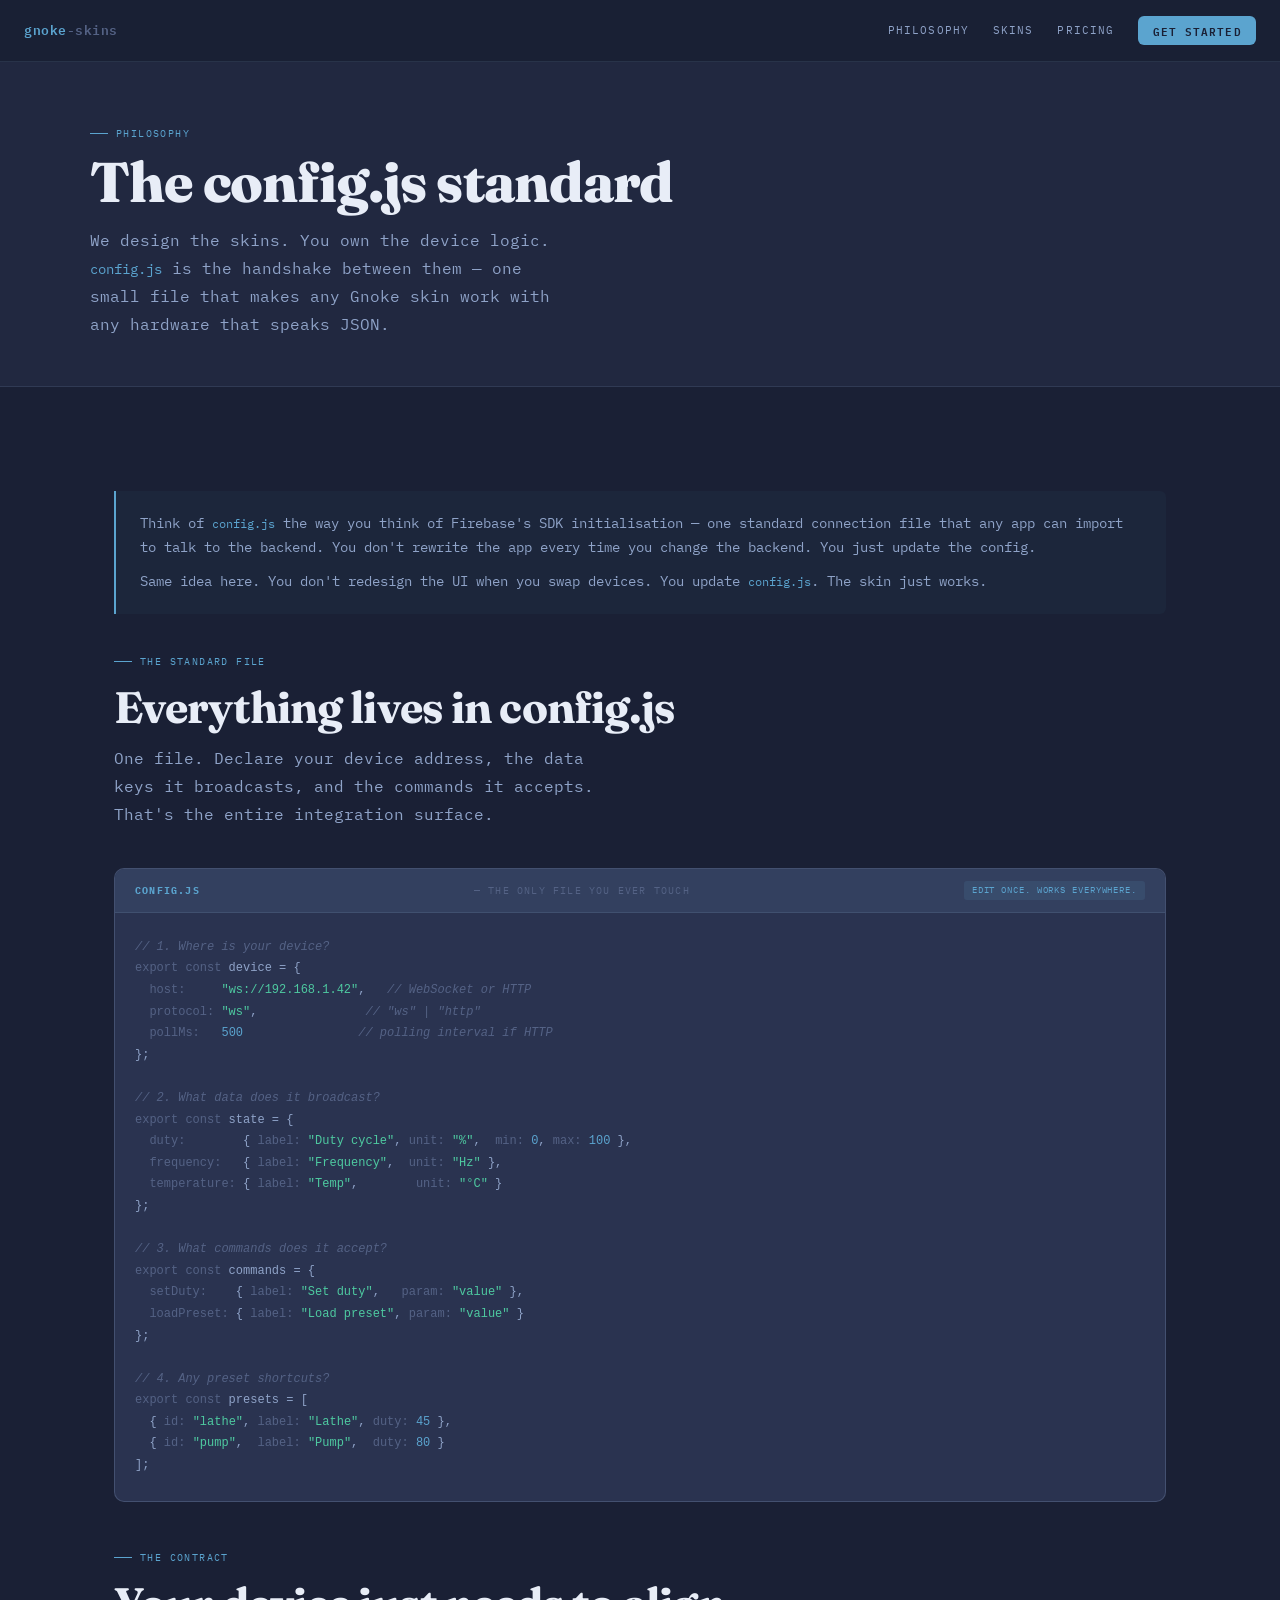
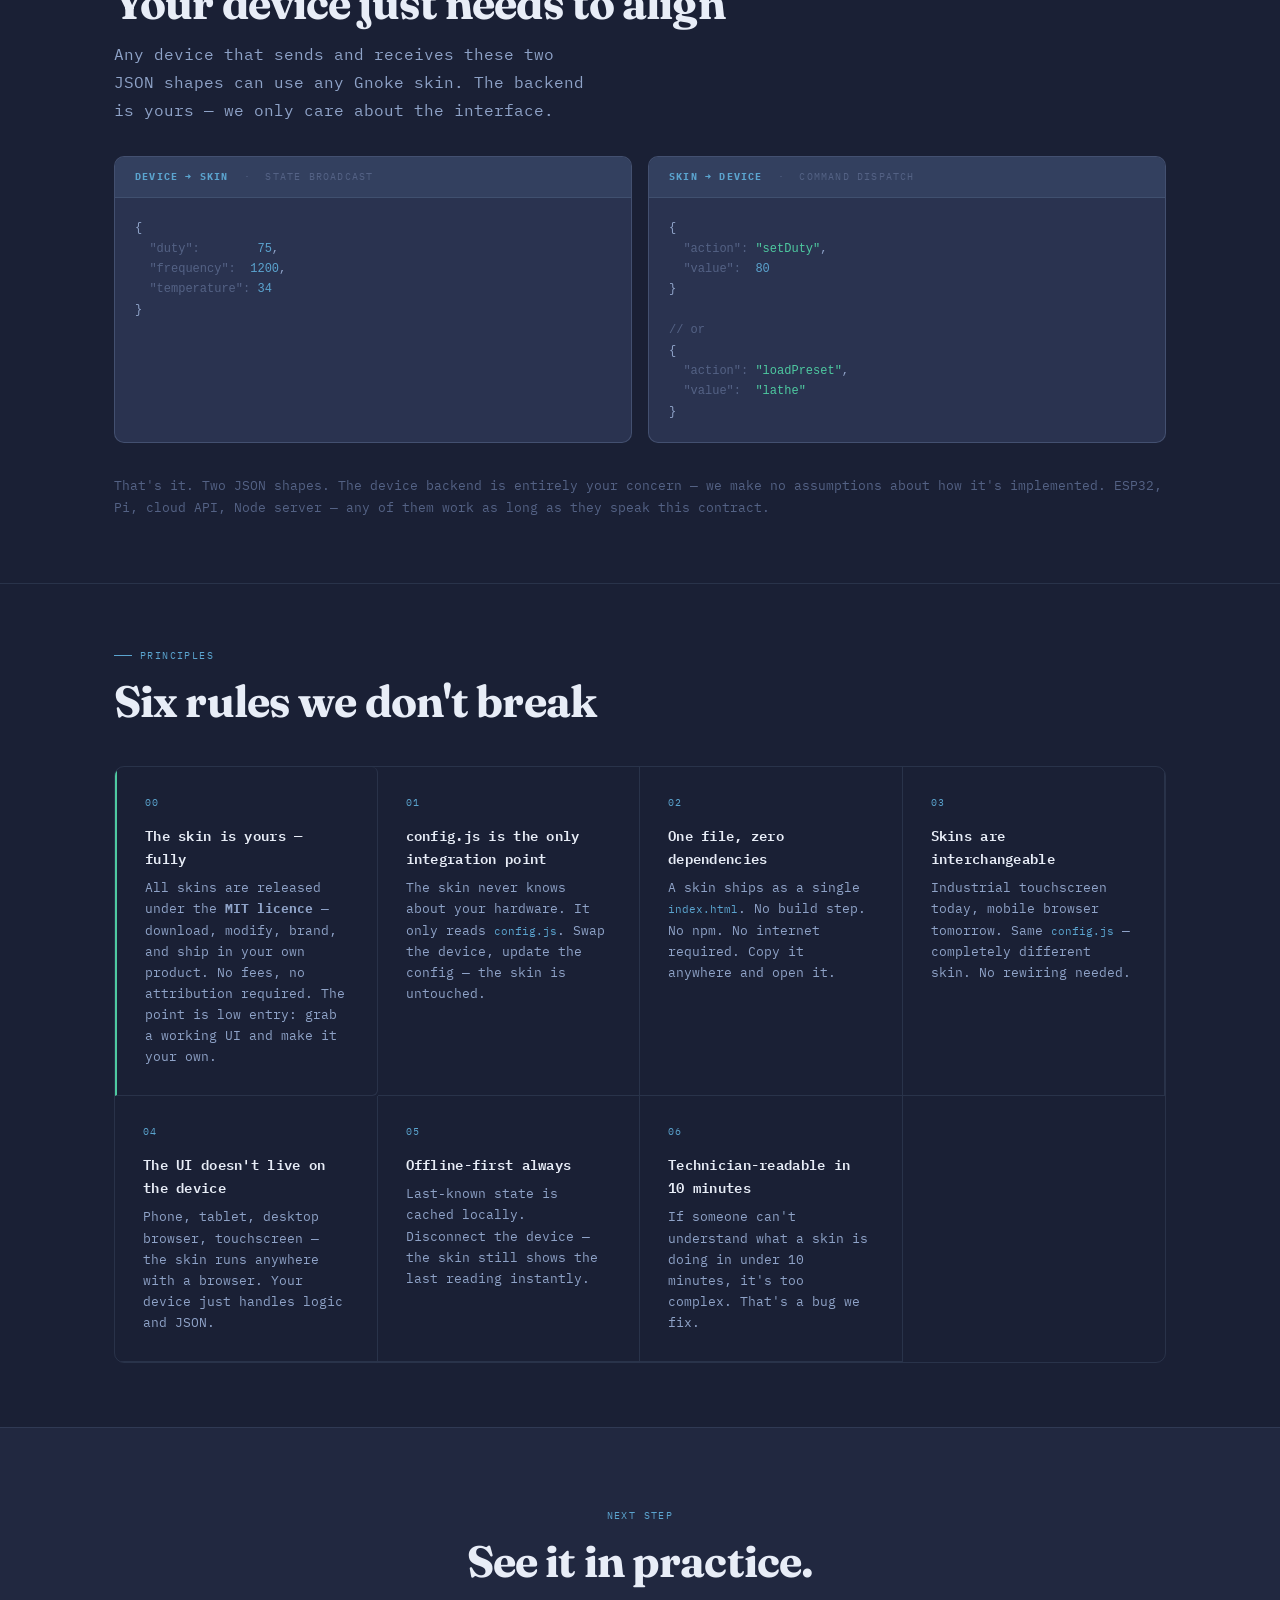
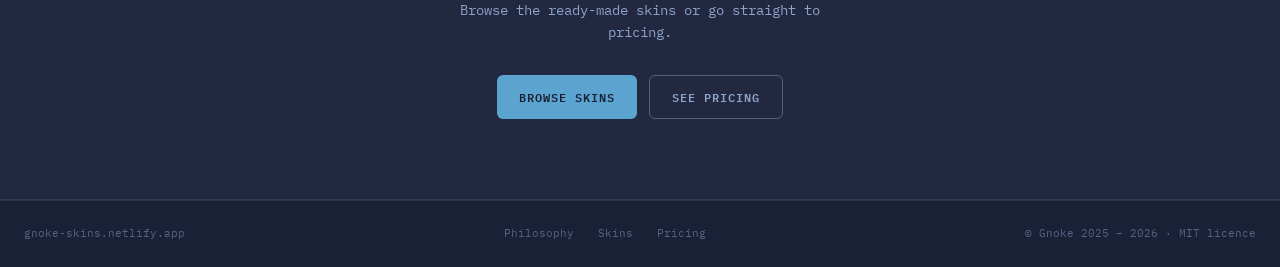
<file: philosophy/index.html>
<!DOCTYPE html>
<html lang="en">
<head>
  <meta charset="UTF-8">
  <meta name="viewport" content="width=device-width, initial-scale=1.0">
  <title>Philosophy — gnoke-skins</title>
  <meta name="description" content="config.js is the standard. Skins are the interface. Any device that aligns with the Gnoke contract can use any skin — forever.">
  <link rel="preconnect" href="https://fonts.googleapis.com">
  <link rel="preconnect" href="https://fonts.gstatic.com" crossorigin>
  <link href="https://fonts.googleapis.com/css2?family=IBM+Plex+Mono:wght@400;600&family=Fraunces:opsz,wght@9..144,400;9..144,700;9..144,800&display=swap" rel="stylesheet">
  <link rel="stylesheet" href="../theme.css">
  <style>
    /* ── config.js showcase ────────────────────────────── */
    .config-showcase {
      background: var(--bg3);
      border: 0.5px solid var(--border2);
      border-radius: var(--rlg);
      overflow: hidden;
      margin: 2.5rem 0;
    }
    .config-header {
      padding: 0.75rem 1.25rem;
      border-bottom: 0.5px solid var(--border);
      background: var(--bg4);
      font-size: 10px; letter-spacing: 0.12em; text-transform: uppercase;
      color: var(--text3);
      display: flex; align-items: center; justify-content: space-between;
    }
    .config-header b { color: var(--accent); }
    .config-badge {
      font-size: 9px; letter-spacing: 0.1em;
      background: rgba(91,164,207,0.12); color: var(--accent);
      padding: 2px 8px; border-radius: 3px; text-transform: uppercase;
    }
    .config-showcase pre {
      padding: 1.5rem 1.25rem;
      font-size: 12px;
      line-height: 1.8;
      color: var(--text2);
      overflow-x: auto;
    }
    .config-showcase pre .k  { color: var(--text3); }
    .config-showcase pre .v  { color: var(--accent); }
    .config-showcase pre .s  { color: var(--green); }
    .config-showcase pre .c  { color: var(--text3); font-style: italic; }

    /* ── Contract grid ─────────────────────────────────── */
    .contract-grid {
      display: grid;
      grid-template-columns: 1fr 1fr;
      gap: 1rem;
      margin: 2rem 0;
    }
    .contract-card {
      background: var(--bg3);
      border: 0.5px solid var(--border2);
      border-radius: var(--rlg);
      overflow: hidden;
    }
    .contract-card-header {
      padding: 0.75rem 1.25rem;
      border-bottom: 0.5px solid var(--border);
      background: var(--bg4);
      font-size: 10px; letter-spacing: 0.12em; text-transform: uppercase;
      color: var(--text3);
      display: flex; align-items: center; gap: 0.5rem;
    }
    .contract-card-header b { color: var(--accent); }
    .contract-card pre {
      padding: 1.25rem;
      font-size: 12px;
      line-height: 1.7;
      color: var(--text2);
      overflow-x: auto;
    }
    .contract-card pre .k  { color: var(--text3); }
    .contract-card pre .v  { color: var(--accent); }
    .contract-card pre .s  { color: var(--green); }

    /* ── Firebase analogy callout ──────────────────────── */
    .analogy-callout {
      border-left: 2px solid var(--accent);
      padding: 1.25rem 1.5rem;
      background: rgba(91,164,207,0.04);
      border-radius: 0 var(--r) var(--r) 0;
      margin: 2.5rem 0;
    }
    .analogy-callout p {
      font-size: 0.9rem; color: var(--text2); line-height: 1.7;
      margin: 0;
    }
    .analogy-callout p + p { margin-top: 0.6rem; }

    /* ── Feature grid ──────────────────────────────────── */
    .feats {
      display: grid;
      grid-template-columns: repeat(auto-fit, minmax(260px, 1fr));
      border: 0.5px solid var(--border);
      border-radius: var(--rlg);
      overflow: hidden;
      margin-top: 2.5rem;
    }
    .feat {
      padding: 1.75rem;
      border-right: 0.5px solid var(--border);
      border-bottom: 0.5px solid var(--border);
      transition: background 0.2s;
    }
    .feat:hover { background: rgba(180, 210, 255, 0.03); }
    .feat-num {
      font-size: 10px; color: var(--accent);
      letter-spacing: 0.1em; margin-bottom: 0.75rem;
    }
    .feat p { font-size: 0.8rem; color: var(--text2); line-height: 1.65; }

    @media (max-width: 640px) {
      .contract-grid { grid-template-columns: 1fr; }
    }
  </style>
</head>
<body>

  <!-- NAV -->
  <nav class="site-nav">
    <a class="nav-logo" href="../">gnoke<span>-skins</span></a>
    <div class="nav-links">
      <a href="../philosophy/">Philosophy</a>
      <a href="../skins/">Skins</a>
      <a href="../pricing/">Pricing</a>
      <a href="../pricing/" class="nav-cta">Get started</a>
    </div>
    <button class="nav-hamburger" aria-label="Open menu" aria-expanded="false">
      <span></span><span></span><span></span>
    </button>
  </nav>
  <div class="nav-drawer">
    <a href="../philosophy/">Philosophy</a>
    <a href="../skins/">Skins</a>
    <a href="../pricing/">Pricing</a>
    <a href="../pricing/">Get started →</a>
  </div>

  <main>

    <!-- PAGE HERO -->
    <div class="page-hero">
      <div class="page-hero-inner">
        <div class="tag">Philosophy</div>
        <h1>The config.js standard</h1>
        <p class="lead">
          We design the skins. You own the device logic. <code>config.js</code> is the
          handshake between them — one small file that makes any Gnoke skin work
          with any hardware that speaks JSON.
        </p>
      </div>
    </div>

    <!-- ANALOGY -->
    <div class="section">
      <div class="analogy-callout">
        <p>Think of <code>config.js</code> the way you think of Firebase's SDK initialisation — one standard connection file that any app can import to talk to the backend. You don't rewrite the app every time you change the backend. You just update the config.</p>
        <p>Same idea here. You don't redesign the UI when you swap devices. You update <code>config.js</code>. The skin just works.</p>
      </div>

      <!-- CONFIG.JS SHOWCASE -->
      <div class="tag">The standard file</div>
      <h2>Everything lives in config.js</h2>
      <p class="lead" style="margin-top:0.75rem">
        One file. Declare your device address, the data keys it broadcasts, and the commands it accepts. That's the entire integration surface.
      </p>

      <div class="config-showcase">
        <div class="config-header">
          <b>config.js</b> — the only file you ever touch
          <span class="config-badge">Edit once. Works everywhere.</span>
        </div>
        <pre><span class="c">// 1. Where is your device?</span>
<span class="k">export const</span> device = {
  <span class="k">host:</span>     <span class="s">"ws://192.168.1.42"</span>,   <span class="c">// WebSocket or HTTP</span>
  <span class="k">protocol:</span> <span class="s">"ws"</span>,               <span class="c">// "ws" | "http"</span>
  <span class="k">pollMs:</span>   <span class="v">500</span>                <span class="c">// polling interval if HTTP</span>
};

<span class="c">// 2. What data does it broadcast?</span>
<span class="k">export const</span> state = {
  <span class="k">duty:</span>        { <span class="k">label:</span> <span class="s">"Duty cycle"</span>, <span class="k">unit:</span> <span class="s">"%"</span>,  <span class="k">min:</span> <span class="v">0</span>, <span class="k">max:</span> <span class="v">100</span> },
  <span class="k">frequency:</span>   { <span class="k">label:</span> <span class="s">"Frequency"</span>,  <span class="k">unit:</span> <span class="s">"Hz"</span> },
  <span class="k">temperature:</span> { <span class="k">label:</span> <span class="s">"Temp"</span>,        <span class="k">unit:</span> <span class="s">"°C"</span> }
};

<span class="c">// 3. What commands does it accept?</span>
<span class="k">export const</span> commands = {
  <span class="k">setDuty:</span>    { <span class="k">label:</span> <span class="s">"Set duty"</span>,   <span class="k">param:</span> <span class="s">"value"</span> },
  <span class="k">loadPreset:</span> { <span class="k">label:</span> <span class="s">"Load preset"</span>, <span class="k">param:</span> <span class="s">"value"</span> }
};

<span class="c">// 4. Any preset shortcuts?</span>
<span class="k">export const</span> presets = [
  { <span class="k">id:</span> <span class="s">"lathe"</span>, <span class="k">label:</span> <span class="s">"Lathe"</span>, <span class="k">duty:</span> <span class="v">45</span> },
  { <span class="k">id:</span> <span class="s">"pump"</span>,  <span class="k">label:</span> <span class="s">"Pump"</span>,  <span class="k">duty:</span> <span class="v">80</span> }
];</pre>
      </div>

      <!-- DEVICE ALIGNMENT -->
      <div class="tag" style="margin-top:3rem">The contract</div>
      <h2>Your device just needs to align</h2>
      <p class="lead" style="margin-top:0.75rem">
        Any device that sends and receives these two JSON shapes can use any Gnoke skin. The backend is yours — we only care about the interface.
      </p>

      <div class="contract-grid">
        <div class="contract-card">
          <div class="contract-card-header"><b>Device → Skin</b> &nbsp;·&nbsp; state broadcast</div>
          <pre>{
  <span class="k">"duty":</span>        <span class="v">75</span>,
  <span class="k">"frequency":</span>  <span class="v">1200</span>,
  <span class="k">"temperature":</span> <span class="v">34</span>
}</pre>
        </div>
        <div class="contract-card">
          <div class="contract-card-header"><b>Skin → Device</b> &nbsp;·&nbsp; command dispatch</div>
          <pre>{
  <span class="k">"action":</span> <span class="s">"setDuty"</span>,
  <span class="k">"value":</span>  <span class="v">80</span>
}

<span class="k">// or</span>
{
  <span class="k">"action":</span> <span class="s">"loadPreset"</span>,
  <span class="k">"value":</span>  <span class="s">"lathe"</span>
}</pre>
        </div>
      </div>

      <p style="font-size:0.8rem;color:var(--text3);line-height:1.7">
        That's it. Two JSON shapes. The device backend is entirely your concern —
        we make no assumptions about how it's implemented. ESP32, Pi, cloud API, Node server —
        any of them work as long as they speak this contract.
      </p>
    </div>

    <!-- PRINCIPLES -->
    <div class="page-border">
    <div class="section">
      <div class="tag">Principles</div>
      <h2>Six rules we don't break</h2>
      <div class="feats">
        <div class="feat" style="border-left: 2px solid var(--green); border-radius: 0 var(--r) var(--r) 0;">
          <div class="feat-num">00</div>
          <h3>The skin is yours — fully</h3>
          <p>All skins are released under the <strong>MIT licence</strong> — download, modify, brand, and ship in your own product. No fees, no attribution required. The point is low entry: grab a working UI and make it your own.</p>
        </div>
        <div class="feat">
          <div class="feat-num">01</div>
          <h3>config.js is the only integration point</h3>
          <p>The skin never knows about your hardware. It only reads <code>config.js</code>. Swap the device, update the config — the skin is untouched.</p>
        </div>
        <div class="feat">
          <div class="feat-num">02</div>
          <h3>One file, zero dependencies</h3>
          <p>A skin ships as a single <code>index.html</code>. No build step. No npm. No internet required. Copy it anywhere and open it.</p>
        </div>
        <div class="feat">
          <div class="feat-num">03</div>
          <h3>Skins are interchangeable</h3>
          <p>Industrial touchscreen today, mobile browser tomorrow. Same <code>config.js</code> — completely different skin. No rewiring needed.</p>
        </div>
        <div class="feat">
          <div class="feat-num">04</div>
          <h3>The UI doesn't live on the device</h3>
          <p>Phone, tablet, desktop browser, touchscreen — the skin runs anywhere with a browser. Your device just handles logic and JSON.</p>
        </div>
        <div class="feat">
          <div class="feat-num">05</div>
          <h3>Offline-first always</h3>
          <p>Last-known state is cached locally. Disconnect the device — the skin still shows the last reading instantly.</p>
        </div>
        <div class="feat">
          <div class="feat-num">06</div>
          <h3>Technician-readable in 10 minutes</h3>
          <p>If someone can't understand what a skin is doing in under 10 minutes, it's too complex. That's a bug we fix.</p>
        </div>
      </div>
    </div>
    </div>

    <!-- CTA -->
    <div class="cta-band">
      <div class="tag center">Next step</div>
      <h2>See it in practice.</h2>
      <p>Browse the ready-made skins or go straight to pricing.</p>
      <div class="cta-buttons">
        <a class="btn btn-primary" href="../skins/">Browse skins</a>
        <a class="btn btn-ghost"   href="../pricing/">See pricing</a>
      </div>
    </div>

  </main>

  <footer class="site-footer">
    <span>gnoke-skins.netlify.app</span>
    <nav>
      <a href="../philosophy/">Philosophy</a>
      <a href="../skins/">Skins</a>
      <a href="../pricing/">Pricing</a>
    </nav>
    <span>© Gnoke 2025 – 2026 · MIT licence</span>
  </footer>

  <script src="../nav.js"></script>
</body>
</html>
</file>
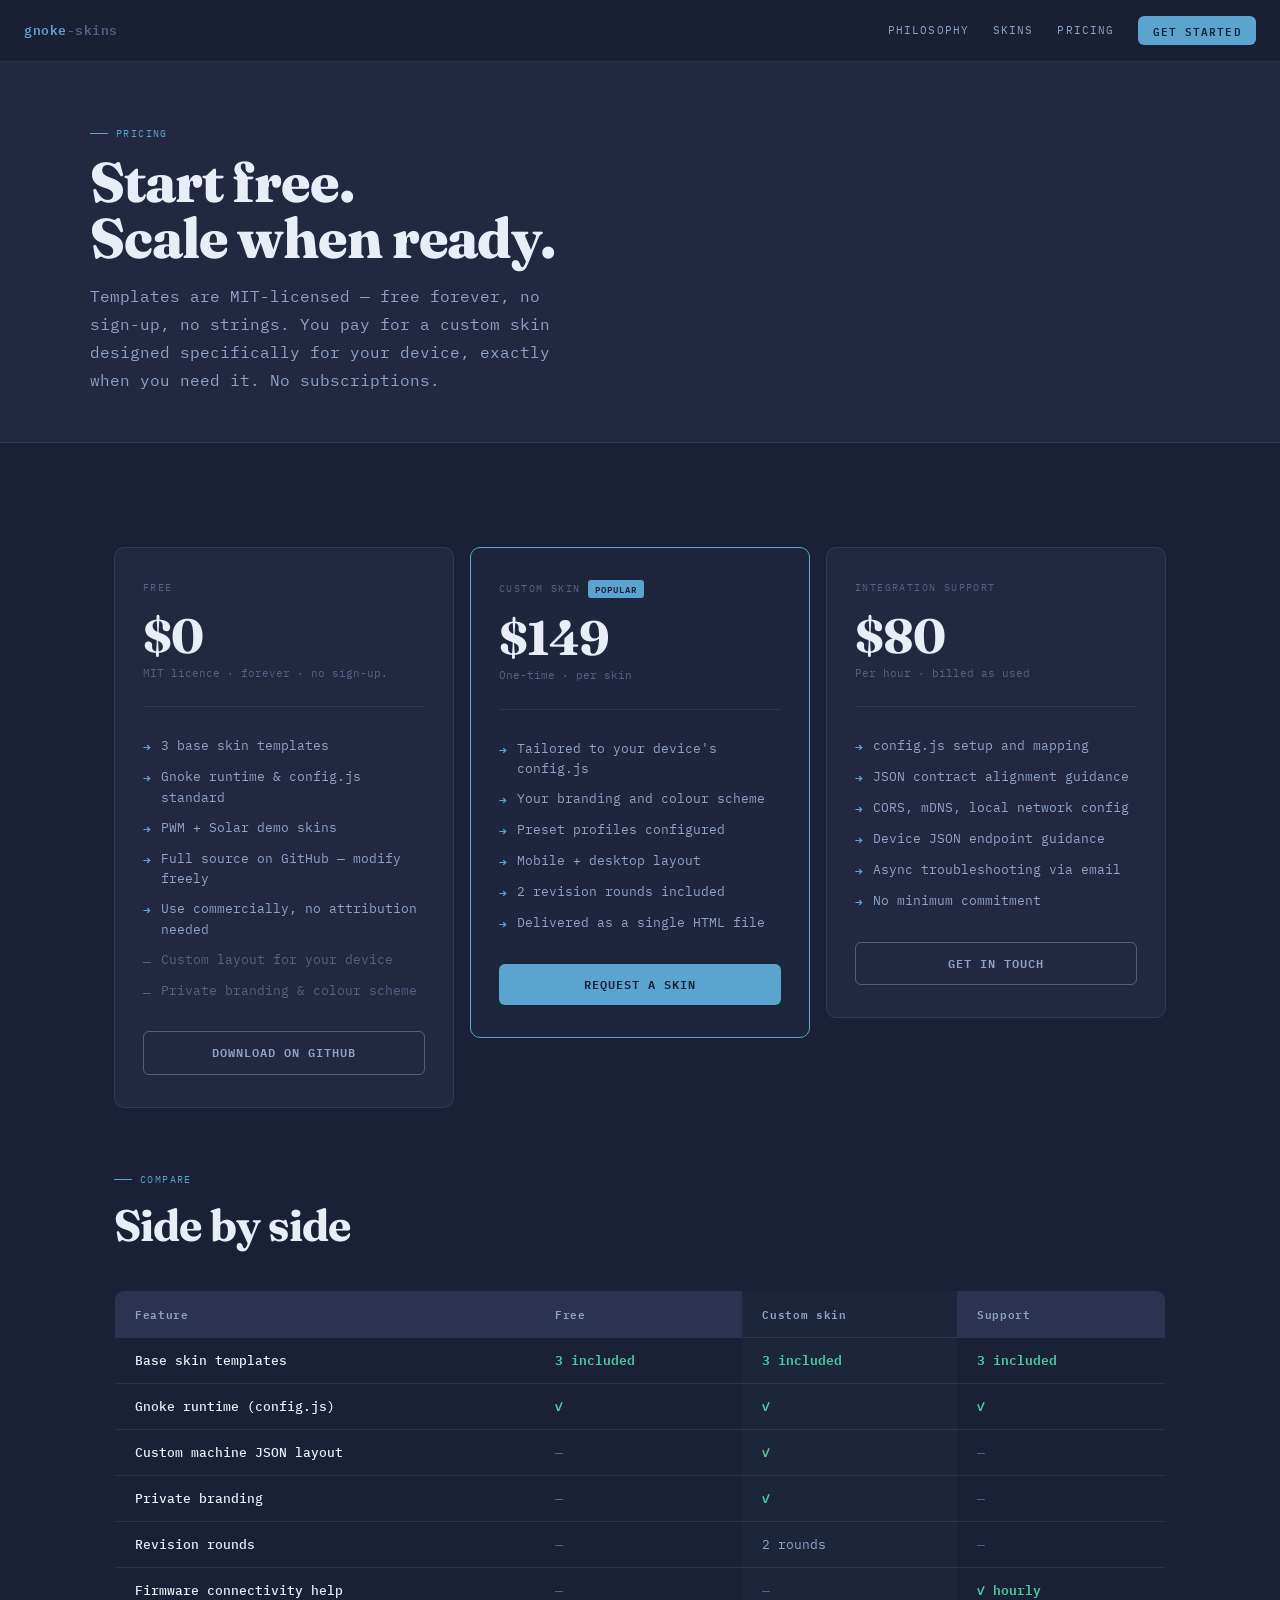
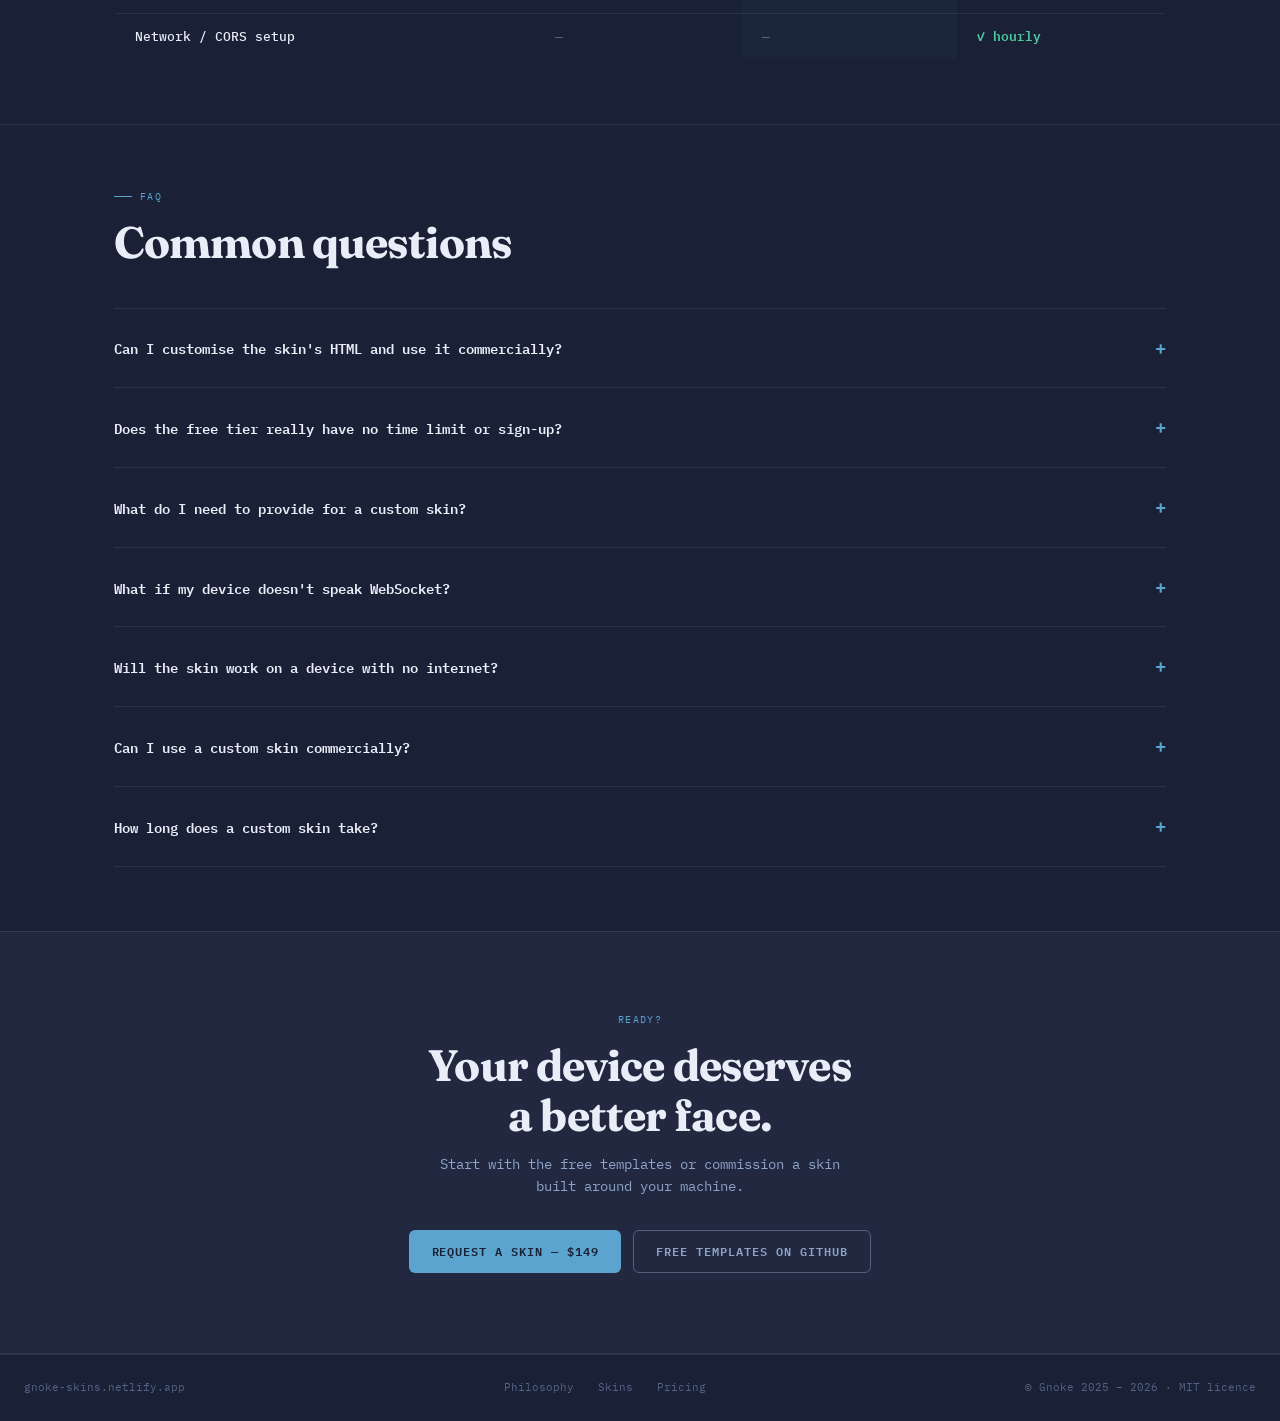
<file: pricing/index.html>
<!DOCTYPE html>
<html lang="en">
<head>
  <meta charset="UTF-8">
  <meta name="viewport" content="width=device-width, initial-scale=1.0">
  <title>Pricing — gnoke-skins</title>
  <meta name="description" content="MIT-licensed skin templates, free forever. Pay only for a custom skin built to your spec. One config.js connects any device.">
  <link rel="preconnect" href="https://fonts.googleapis.com">
  <link rel="preconnect" href="https://fonts.gstatic.com" crossorigin>
  <link href="https://fonts.googleapis.com/css2?family=IBM+Plex+Mono:wght@400;600&family=Fraunces:opsz,wght@9..144,400;9..144,700;9..144,800&display=swap" rel="stylesheet">
  <link rel="stylesheet" href="../theme.css">
  <style>
    /* ── Pricing cards ─────────────────────────────────── */
    .pricing-grid {
      display: grid;
      grid-template-columns: repeat(auto-fit, minmax(260px, 1fr));
      gap: 1rem;
      margin-top: 2.5rem;
      align-items: start;
    }
    .price-card {
      border: 0.5px solid var(--border);
      border-radius: var(--rlg);
      padding: 2rem 1.75rem;
      background: var(--bg2);
      transition: border-color 0.2s;
    }
    .price-card.hot {
      border-color: var(--accent);
      background: rgba(91, 164, 207, 0.05);
    }
    .price-tier {
      font-size: 10px; letter-spacing: 0.14em; text-transform: uppercase;
      color: var(--text3); margin-bottom: 1rem;
      display: flex; align-items: center; gap: 0.5rem;
    }
    .price-badge {
      background: var(--accent); color: #1a2035;
      font-size: 9px; letter-spacing: 0.1em; font-weight: 600;
      padding: 2px 7px; border-radius: 3px; text-transform: uppercase;
    }
    .price-amt {
      font-family: var(--serif);
      font-size: 3rem; font-weight: 700; line-height: 1;
      letter-spacing: -0.02em;
    }
    .price-per { font-size: 11px; color: var(--text3); margin-top: 5px; }
    .price-div { border: none; border-top: 0.5px solid var(--border); margin: 1.5rem 0; }
    .price-feat {
      font-size: 0.8rem; color: var(--text2);
      padding: 0.3rem 0; display: flex; align-items: flex-start; gap: 0.6rem;
    }
    .price-feat::before { content: '→'; color: var(--accent); flex-shrink: 0; font-weight: 600; margin-top: 1px; }
    .price-feat.off { color: var(--text3); }
    .price-feat.off::before { content: '—'; color: var(--text3); }
    .price-card .btn { width: 100%; justify-content: center; margin-top: 1.5rem; }

    /* ── Comparison table ──────────────────────────────── */
    .compare {
      width: 100%;
      border-collapse: collapse;
      border: 0.5px solid var(--border);
      border-radius: var(--rlg);
      overflow: hidden;
      margin-top: 2.5rem;
      font-size: 0.82rem;
    }
    .compare th {
      background: var(--bg3); color: var(--text2);
      font-weight: 600; font-size: 11px; letter-spacing: 0.06em;
      padding: 0.875rem 1.25rem; text-align: left;
      border-bottom: 0.5px solid var(--border);
    }
    .compare th:first-child { width: 40%; }
    .compare td {
      padding: 0.75rem 1.25rem;
      border-bottom: 0.5px solid var(--border);
      color: var(--text2); vertical-align: middle;
    }
    .compare tr:last-child td { border-bottom: none; }
    .compare tr:hover td { background: rgba(180,210,255,0.02); }
    .compare td:first-child { color: var(--text); font-weight: 500; }
    .compare .yes { color: var(--green); font-weight: 600; }
    .compare .no  { color: var(--text3); }
    .compare .hot-col { background: rgba(91,164,207,0.04); }

    /* ── FAQ ───────────────────────────────────────────── */
    .faq { margin-top: 2.5rem; }
    .faq-item {
      border-top: 0.5px solid var(--border);
      padding: 1.5rem 0;
    }
    .faq-item:last-child { border-bottom: 0.5px solid var(--border); }
    .faq-q {
      font-size: 0.9rem; font-weight: 600; cursor: pointer;
      display: flex; justify-content: space-between; align-items: center;
      gap: 1rem;
    }
    .faq-q::after {
      content: '+';
      color: var(--accent); font-size: 1.2rem; flex-shrink: 0;
      transition: transform 0.2s;
    }
    .faq-item.open .faq-q::after { transform: rotate(45deg); }
    .faq-a {
      font-size: 0.82rem; color: var(--text2); line-height: 1.7;
      max-height: 0; overflow: hidden; transition: max-height 0.25s ease, margin-top 0.2s;
    }
    .faq-item.open .faq-a { max-height: 300px; margin-top: 0.875rem; }

    /* ── Responsive ────────────────────────────────────── */
    @media (max-width: 640px) {
      .compare { display: none; } /* table hard to read on mobile — cards suffice */
    }
  </style>
</head>
<body>

  <!-- NAV -->
  <nav class="site-nav">
    <a class="nav-logo" href="../">gnoke<span>-skins</span></a>
    <div class="nav-links">
      <a href="../philosophy/">Philosophy</a>
      <a href="../skins/">Skins</a>
      <a href="../pricing/">Pricing</a>
      <a href="../pricing/" class="nav-cta">Get started</a>
    </div>
    <button class="nav-hamburger" aria-label="Open menu" aria-expanded="false">
      <span></span><span></span><span></span>
    </button>
  </nav>
  <div class="nav-drawer">
    <a href="../philosophy/">Philosophy</a>
    <a href="../skins/">Skins</a>
    <a href="../pricing/">Pricing</a>
    <a href="../pricing/">Get started →</a>
  </div>

  <main>

    <!-- PAGE HERO -->
    <div class="page-hero">
      <div class="page-hero-inner">
        <div class="tag">Pricing</div>
        <h1>Start free.<br>Scale when ready.</h1>
        <p class="lead">
          Templates are MIT-licensed — free forever, no sign-up, no strings.
          You pay for a custom skin designed specifically for your device,
          exactly when you need it. No subscriptions.
        </p>
      </div>
    </div>

    <!-- CARDS -->
    <div class="section">
      <div class="pricing-grid">

        <!-- FREE -->
        <div class="price-card">
          <div class="price-tier">Free</div>
          <div class="price-amt">$0</div>
          <div class="price-per">MIT licence · forever · no sign-up.</div>
          <hr class="price-div">
          <div class="price-feat">3 base skin templates</div>
          <div class="price-feat">Gnoke runtime &amp; config.js standard</div>
          <div class="price-feat">PWM + Solar demo skins</div>
          <div class="price-feat">Full source on GitHub — modify freely</div>
          <div class="price-feat">Use commercially, no attribution needed</div>
          <div class="price-feat off">Custom layout for your device</div>
          <div class="price-feat off">Private branding &amp; colour scheme</div>
          <a class="btn btn-ghost" href="https://github.com/edmundsparrow/gnoke-skins" target="_blank" rel="noopener">
            Download on GitHub
          </a>
        </div>

        <!-- CUSTOM SKIN -->
        <div class="price-card hot">
          <div class="price-tier">Custom skin <span class="price-badge">Popular</span></div>
          <div class="price-amt">$149</div>
          <div class="price-per">One-time · per skin</div>
          <hr class="price-div">
          <div class="price-feat">Tailored to your device's config.js</div>
          <div class="price-feat">Your branding and colour scheme</div>
          <div class="price-feat">Preset profiles configured</div>
          <div class="price-feat">Mobile + desktop layout</div>
          <div class="price-feat">2 revision rounds included</div>
          <div class="price-feat">Delivered as a single HTML file</div>
          <a class="btn btn-primary" href="mailto:hello@gnoke-skins.netlify.app?subject=Custom%20Skin%20Request">
            Request a skin
          </a>
        </div>

        <!-- INTEGRATION SUPPORT -->
        <div class="price-card">
          <div class="price-tier">Integration support</div>
          <div class="price-amt">$80</div>
          <div class="price-per">Per hour · billed as used</div>
          <hr class="price-div">
          <div class="price-feat">config.js setup and mapping</div>
          <div class="price-feat">JSON contract alignment guidance</div>
          <div class="price-feat">CORS, mDNS, local network config</div>
          <div class="price-feat">Device JSON endpoint guidance</div>
          <div class="price-feat">Async troubleshooting via email</div>
          <div class="price-feat">No minimum commitment</div>
          <a class="btn btn-ghost" href="mailto:hello@gnoke-skins.netlify.app?subject=Integration%20Support">
            Get in touch
          </a>
        </div>

      </div>

      <!-- COMPARISON TABLE -->
      <div class="tag" style="margin-top:4rem">Compare</div>
      <h2>Side by side</h2>
      <table class="compare">
        <thead>
          <tr>
            <th>Feature</th>
            <th>Free</th>
            <th class="hot-col">Custom skin</th>
            <th>Support</th>
          </tr>
        </thead>
        <tbody>
          <tr>
            <td>Base skin templates</td>
            <td class="yes">3 included</td>
            <td class="hot-col yes">3 included</td>
            <td class="yes">3 included</td>
          </tr>
          <tr>
            <td>Gnoke runtime (config.js)</td>
            <td class="yes">✓</td>
            <td class="hot-col yes">✓</td>
            <td class="yes">✓</td>
          </tr>
          <tr>
            <td>Custom machine JSON layout</td>
            <td class="no">—</td>
            <td class="hot-col yes">✓</td>
            <td class="no">—</td>
          </tr>
          <tr>
            <td>Private branding</td>
            <td class="no">—</td>
            <td class="hot-col yes">✓</td>
            <td class="no">—</td>
          </tr>
          <tr>
            <td>Revision rounds</td>
            <td class="no">—</td>
            <td class="hot-col">2 rounds</td>
            <td class="no">—</td>
          </tr>
          <tr>
            <td>Firmware connectivity help</td>
            <td class="no">—</td>
            <td class="hot-col no">—</td>
            <td class="yes">✓ hourly</td>
          </tr>
          <tr>
            <td>Network / CORS setup</td>
            <td class="no">—</td>
            <td class="hot-col no">—</td>
            <td class="yes">✓ hourly</td>
          </tr>
        </tbody>
      </table>

    </div><!-- /section -->

    <!-- FAQ -->
    <div class="page-border">
    <div class="section">
      <div class="tag">FAQ</div>
      <h2>Common questions</h2>
      <div class="faq">

        <div class="faq-item">
          <div class="faq-q">Can I customise the skin's HTML and use it commercially?</div>
          <div class="faq-a">Yes — fully. All skins are MIT-licensed. Download, modify, brand, and ship in your own product with no fees and no attribution required. The only thing to keep in sync is the <code>config.js</code> contract so your device and skin stay talking.</div>
        </div>

        <div class="faq-item">
          <div class="faq-q">Does the free tier really have no time limit or sign-up?</div>
          <div class="faq-a">Yes — MIT licence, forever, no account needed. The code lives on GitHub. Download it, modify it, ship it. No strings.</div>
        </div>

        <div class="faq-item">
          <div class="faq-q">What do I need to provide for a custom skin?</div>
          <div class="faq-a">Share your config.js — or just the JSON keys your device broadcasts. A rough sketch of the layout is helpful but not required. We handle the rest and deliver a single HTML file.</div>
        </div>

        <div class="faq-item">
          <div class="faq-q">What if my device doesn't speak WebSocket?</div>
          <div class="faq-a">The runtime supports both WebSocket and HTTP polling — your device just needs to serve a JSON endpoint at any interval. The integration support tier can walk you through setting that up on any common embedded platform.</div>
        </div>

        <div class="faq-item">
          <div class="faq-q">Will the skin work on a device with no internet?</div>
          <div class="faq-a">Yes. The skin is a single self-contained HTML file. All fonts and scripts are either embedded or fetched once and cached. Once deployed to the device's filesystem or SD card, it works fully offline.</div>
        </div>

        <div class="faq-item">
          <div class="faq-q">Can I use a custom skin commercially?</div>
          <div class="faq-a">Yes. Once delivered, the skin belongs to you. You can deploy it on as many devices as you like, including in commercial products.</div>
        </div>

        <div class="faq-item">
          <div class="faq-q">How long does a custom skin take?</div>
          <div class="faq-a">Typically 3–5 working days from receiving your JSON contract. More complex layouts or multiple views may take longer — we'll confirm before starting.</div>
        </div>

      </div>
    </div>
    </div>

    <!-- CTA -->
    <div class="cta-band">
      <div class="tag center">Ready?</div>
      <h2>Your device deserves<br>a better face.</h2>
      <p>Start with the free templates or commission a skin built around your machine.</p>
      <div class="cta-buttons">
        <a class="btn btn-primary" href="mailto:hello@gnoke-skins.netlify.app?subject=Custom%20Skin%20Request">Request a skin — $149</a>
        <a class="btn btn-ghost"   href="https://github.com/edmundsparrow/gnoke-skins" target="_blank" rel="noopener">Free templates on GitHub</a>
      </div>
    </div>

  </main>

  <footer class="site-footer">
    <span>gnoke-skins.netlify.app</span>
    <nav>
      <a href="../philosophy/">Philosophy</a>
      <a href="../skins/">Skins</a>
      <a href="../pricing/">Pricing</a>
    </nav>
    <span>© Gnoke 2025 – 2026 · MIT licence</span>
  </footer>

  <script src="../nav.js"></script>
  <script>
    /* FAQ accordion */
    document.querySelectorAll('.faq-q').forEach(q => {
      q.addEventListener('click', () => {
        const item = q.closest('.faq-item');
        const wasOpen = item.classList.contains('open');
        document.querySelectorAll('.faq-item').forEach(i => i.classList.remove('open'));
        if (!wasOpen) item.classList.add('open');
      });
    });
  </script>
</body>
</html>
</file>
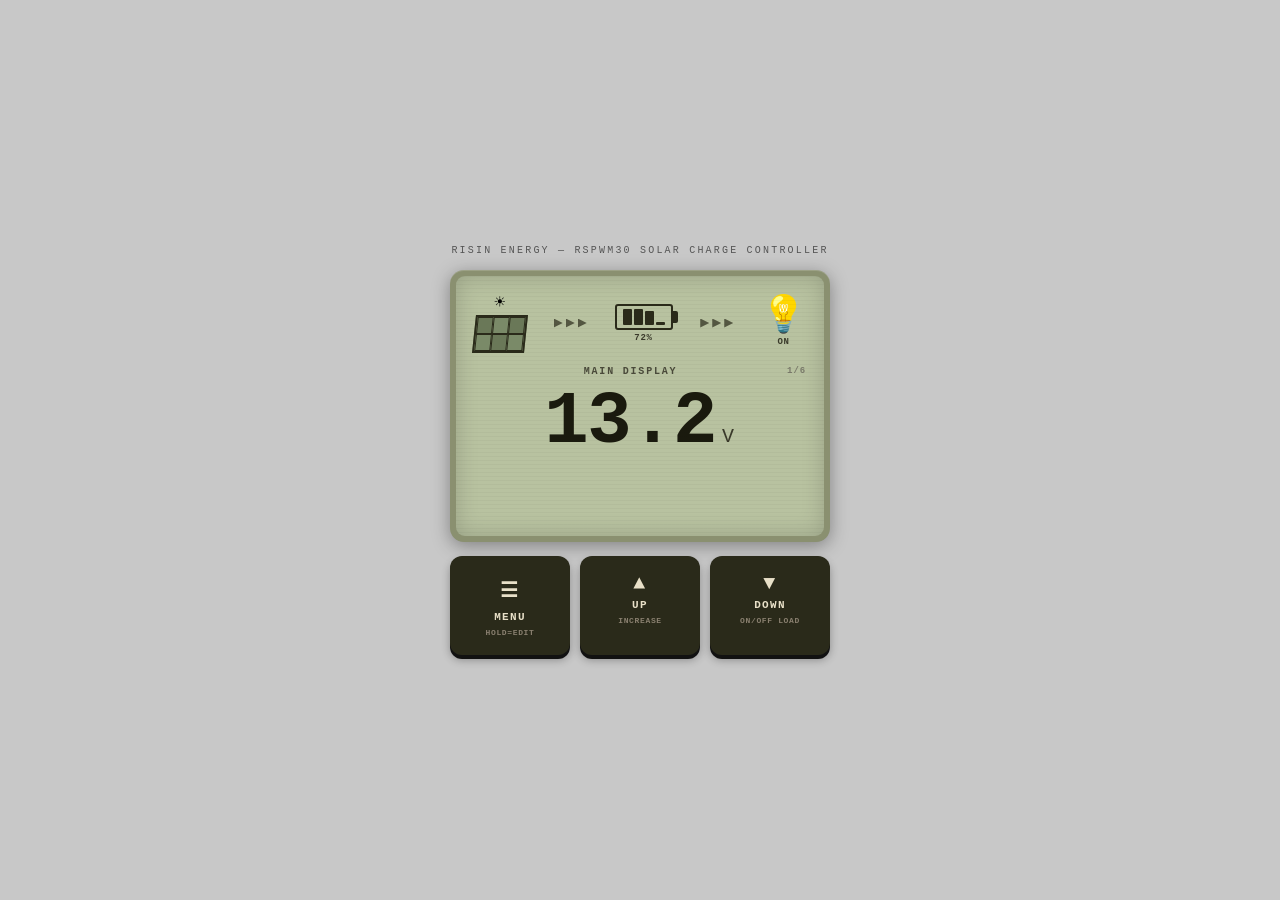
<file: pwm1/index.html>
<!DOCTYPE html>
<html lang="en">
<head>
<meta charset="UTF-8">
<meta name="viewport" content="width=device-width,initial-scale=1.0,maximum-scale=1.0">
<title>Risin RSPWM30 — Gnoke Skin</title>
<style>
*{margin:0;padding:0;box-sizing:border-box}
html,body{height:100%;background:#c8c8c8;display:flex;justify-content:center;align-items:center;font-family:'Courier New',monospace}

.skin{width:380px;max-width:96vw;display:flex;flex-direction:column;gap:14px}

/* ── Device label ── */
.device-label{text-align:center;font-size:10px;letter-spacing:.22em;text-transform:uppercase;color:#555}

/* ── LCD shell ── */
.lcd-shell{
  background:#8a9070;
  border-radius:14px;
  padding:6px;
  box-shadow:0 4px 18px rgba(0,0,0,.35),inset 0 1px 0 rgba(255,255,255,.15);
}
.lcd{
  background:#b8c2a0;
  border-radius:9px;
  padding:16px 18px 14px;
  min-height:260px;
  display:flex;flex-direction:column;
  box-shadow:inset 0 0 22px rgba(0,0,0,.18);
  position:relative;
  overflow:hidden;
}
/* scanline texture */
.lcd::before{
  content:'';position:absolute;inset:0;
  background:repeating-linear-gradient(0deg,transparent,transparent 3px,rgba(0,0,0,.03) 3px,rgba(0,0,0,.03) 4px);
  pointer-events:none;
}

/* ── Status row ── */
.status-row{display:flex;align-items:center;justify-content:space-between;margin-bottom:12px;height:62px}

.solar-wrap{display:flex;flex-direction:column;align-items:center;gap:3px}
.sun{font-size:18px;line-height:1}
.solar-grid{
  width:52px;height:38px;border:2px solid #2a2a1a;
  display:grid;grid-template-columns:repeat(3,1fr);grid-template-rows:repeat(2,1fr);
  transform:skew(-6deg);background:#6a7858;
}
.solar-grid div{border:.5px solid #2a2a1a;background:#7a8a68}
.solar-grid div:nth-child(odd){background:#6a7858}
.solar-active .solar-grid div{background:#9aba78}
.solar-active .solar-grid div:nth-child(odd){background:#8aaa68}

.flow-arrows{display:flex;gap:3px;align-items:center}
.arr{width:9px;height:9px;background:#2a2a1a;clip-path:polygon(0 0,100% 50%,0 100%);opacity:0.7}
.arr.lit{animation:flow-anim .9s infinite}
.arr:nth-child(2).lit{animation-delay:.25s}
.arr:nth-child(3).lit{animation-delay:.5s}
@keyframes flow-anim{0%,100%{opacity:.15}50%{opacity:.85}}
/* thick solid arrow for float voltage screen */
.arr.thick{width:13px;height:13px;opacity:1;background:#1a1a0e;animation:none}
.flow-arrows.hidden{visibility:hidden}
.solar-wrap.hidden{visibility:hidden}
.load-wrap.hidden{visibility:hidden}

.battery-wrap{display:flex;flex-direction:column;align-items:center;gap:3px}
.batt-icon{
  width:58px;height:26px;border:2.5px solid #2a2a1a;border-radius:3px;
  position:relative;display:flex;align-items:center;justify-content:space-evenly;
  padding:3px 4px;
}
.batt-icon::after{content:'';position:absolute;right:-7px;top:50%;transform:translateY(-50%);width:5px;height:12px;background:#2a2a1a;border-radius:0 2px 2px 0}
.batt-bar{width:9px;border-radius:1px;background:#2a2a1a;align-self:flex-end;transition:height .4s}
.batt-label{font-size:9px;letter-spacing:.08em;color:#3a3a2a;font-weight:bold}

.load-wrap{display:flex;flex-direction:column;align-items:center;gap:2px}
.bulb{font-size:36px;line-height:1;transition:opacity .3s}
.bulb.off{opacity:.25;filter:grayscale(1)}
.load-label{font-size:9px;letter-spacing:.06em;color:#3a3a2a;font-weight:bold}

/* ── Screen area ── */
.screen-area{flex:1;display:flex;flex-direction:column;justify-content:center}

.screen{display:none;animation:scrfade .12s ease}
.screen.active{display:flex;flex-direction:column;justify-content:center}
@keyframes scrfade{from{opacity:0}to{opacity:1}}

/* big number */
.big-num{
  font-size:74px;font-weight:bold;color:#1a1a0e;line-height:1;
  letter-spacing:-.02em;text-align:center;
}
.big-unit{font-size:20px;color:#3a3a2a;letter-spacing:.08em}
.big-row{display:flex;align-items:baseline;justify-content:center;gap:6px;margin-bottom:4px}

/* editing blink */
.editing .big-num{animation:blink .7s infinite}
@keyframes blink{50%{opacity:0}}

/* screen label */
.scr-label{
  text-align:center;font-size:10px;letter-spacing:.18em;
  text-transform:uppercase;color:#4a4a3a;font-weight:bold;
  margin-bottom:8px;
}
.scr-index{float:right;color:#7a7a6a;font-size:9px;letter-spacing:.1em}


/* param list */
.params{margin-top:10px}
.param-row{display:flex;justify-content:space-between;align-items:center;padding:6px 0;border-bottom:.5px solid rgba(0,0,0,.1)}
.param-row:last-child{border-bottom:none}
.param-k{font-size:10px;color:#4a4a3a;letter-spacing:.06em}
.param-v{font-size:13px;font-weight:bold;color:#1a1a0e}

/* choice list */
.choices{display:flex;flex-direction:column;gap:6px;margin-top:6px}
.choice{
  display:flex;align-items:center;gap:8px;
  padding:7px 10px;border:1.5px solid transparent;border-radius:6px;
  background:rgba(0,0,0,.06);
}
.choice.sel{border-color:#2a2a1a;background:rgba(0,0,0,.14)}
.choice-dot{width:6px;height:6px;border-radius:50%;background:rgba(0,0,0,.2);flex-shrink:0}
.choice.sel .choice-dot{background:#1a1a0e}
.choice-lbl{font-size:10px;color:#3a3a2a;letter-spacing:.06em}
.choice.sel .choice-lbl{color:#1a1a0e;font-weight:bold}
.choice-hint{font-size:9px;color:#6a6a5a;margin-left:auto}

.hint{font-size:8px;letter-spacing:.12em;text-transform:uppercase;text-align:center;color:#6a6a5a;margin-top:10px}

/* ── Buttons ── */
.buttons{
  display:grid;grid-template-columns:1fr 1fr 1fr;gap:10px;
}
.btn{
  background:#2a2a1a;color:#e8e0c8;
  border:none;border-radius:12px;
  padding:18px 8px;
  font-family:'Courier New',monospace;
  font-size:11px;font-weight:bold;letter-spacing:.12em;
  text-transform:uppercase;
  cursor:pointer;
  display:flex;flex-direction:column;align-items:center;gap:5px;
  box-shadow:0 4px 0 #111,0 5px 8px rgba(0,0,0,.3);
  transition:transform .08s,box-shadow .08s;
  -webkit-tap-highlight-color:transparent;
  user-select:none;
}
.btn:active{transform:translateY(3px);box-shadow:0 1px 0 #111,0 2px 4px rgba(0,0,0,.2)}
.btn-ico{font-size:20px;line-height:1}
.btn-sub{font-size:8px;color:#8a8070;letter-spacing:.08em}

/* long-press ring on menu */
.btn-ring{
  width:32px;height:32px;border-radius:50%;
  border:2px solid transparent;
  display:flex;align-items:center;justify-content:center;
  position:relative;font-size:20px;
  transition:border-color .1s;
}
.btn-ring.pressing{border-color:#e8e0c8}
.btn-ring svg{position:absolute;inset:0;width:100%;height:100%;transform:rotate(-90deg)}
.btn-ring circle{fill:none;stroke:#e8e0c8;stroke-width:2;stroke-dasharray:88;stroke-dashoffset:88;transition:stroke-dashoffset .7s linear}
.btn-ring.pressing circle{stroke-dashoffset:0}
</style>
</head>
<body>

<div class="skin">
  <div class="device-label">Risin Energy — RSPWM30 Solar Charge Controller</div>

  <div class="lcd-shell">
    <div class="lcd">

      <!-- Status row -->
      <div class="status-row">

        <div class="solar-wrap" id="solar-wrap">
          <div class="sun">☀️</div>
          <div class="solar-grid" id="solar-grid">
            <div></div><div></div><div></div>
            <div></div><div></div><div></div>
          </div>
        </div>

        <div class="flow-arrows" id="pv-flow">
          <div class="arr lit"></div><div class="arr lit"></div><div class="arr lit"></div>
        </div>

        <div class="battery-wrap">
          <div class="batt-icon">
            <div class="batt-bar" id="b1" style="height:6px"></div>
            <div class="batt-bar" id="b2" style="height:6px"></div>
            <div class="batt-bar" id="b3" style="height:6px"></div>
            <div class="batt-bar" id="b4" style="height:6px"></div>
          </div>
          <div class="batt-label" id="soc-lbl">72%</div>
        </div>

        <div class="flow-arrows" id="load-flow">
          <div class="arr lit"></div><div class="arr lit"></div><div class="arr lit"></div>
        </div>

        <div class="load-wrap" id="load-wrap">
          <div class="bulb" id="bulb">💡</div>
          <div class="load-label" id="load-lbl">ON</div>
        </div>

      </div>

      <!-- Screens -->

      <!-- S1 Main -->
      <div class="screen active" id="s-main">
        <div class="scr-label"><span class="scr-index">1/6</span>Main display</div>
        <div class="big-row">
          <span class="big-num" id="v-main">13.2</span>
          <span class="big-unit">V</span>
        </div>
      </div>

      <!-- S2 Float voltage -->
      <div class="screen" id="s-float">
        <div class="scr-label"><span class="scr-index">2/6</span>Float voltage</div>
        <div class="big-row" id="edit-float">
          <span class="big-num" id="v-float">13.7</span>
          <span class="big-unit">V</span>
        </div>
        <div class="params">
          <div class="param-row"><span class="param-k">Battery type</span><span class="param-v">B01</span></div>
          <div class="param-row"><span class="param-k">Default</span><span class="param-v">13.7V</span></div>
        </div>
        <div class="hint" id="hint-float">Long press MENU to edit</div>
      </div>

      <!-- S3 Discharge reconnect -->
      <div class="screen" id="s-drecon">
        <div class="scr-label"><span class="scr-index">3/6</span>Discharge reconnect</div>
        <div class="big-row" id="edit-drecon">
          <span class="big-num" id="v-drecon">12.6</span>
          <span class="big-unit">V</span>
        </div>
        <div class="params">
          <div class="param-row"><span class="param-k">Default</span><span class="param-v">12.6V</span></div>
        </div>
        <div class="hint" id="hint-drecon">Long press MENU to edit</div>
      </div>

      <!-- S4 Discharge stop -->
      <div class="screen" id="s-dstop">
        <div class="scr-label"><span class="scr-index">4/6</span>Discharge stop</div>
        <div class="big-row" id="edit-dstop">
          <span class="big-num" id="v-dstop">10.7</span>
          <span class="big-unit">V</span>
        </div>
        <div class="params">
          <div class="param-row"><span class="param-k">Default</span><span class="param-v">10.7V</span></div>
        </div>
        <div class="hint" id="hint-dstop">Long press MENU to edit</div>
      </div>

      <!-- S5 Timer hours -->
      <div class="screen" id="s-24h">
        <div class="scr-label"><span class="scr-index">5/6</span>Timer — hours</div>
        <div class="big-row" id="edit-24h">
          <span class="big-num" id="v-24h">12</span>
          <span class="big-unit">H</span>
        </div>
        <div class="params">
          <div class="param-row"><span class="param-k">Range</span><span class="param-v">1 – 23 H</span></div>
          <div class="param-row"><span class="param-k">Mode</span><span class="param-v">1–23H</span></div>
        </div>
        <div class="hint" id="hint-24h">Long press MENU to edit · UP/DOWN to set</div>
      </div>

      <!-- S6 Battery type -->
      <div class="screen" id="s-batt">
        <div class="scr-label"><span class="scr-index">6/6</span>Battery type</div>
        <div class="choices" id="batt-choices">
          <div class="choice sel" id="bc-0"><div class="choice-dot"></div><span class="choice-lbl">B01 — Sealed</span><span class="choice-hint">14.4V eq</span></div>
          <div class="choice"     id="bc-1"><div class="choice-dot"></div><span class="choice-lbl">B02 — Gel</span><span class="choice-hint">14.2V eq</span></div>
          <div class="choice"     id="bc-2"><div class="choice-dot"></div><span class="choice-lbl">B03 — Flood</span><span class="choice-hint">14.6V eq</span></div>
        </div>
        <div class="hint">UP / DOWN to select · MENU confirms</div>
      </div>

      <!-- Edit overlay -->
      <div class="screen" id="s-edit">
        <div class="scr-label" style="color:#5a3a0a"><span class="scr-index" style="color:#8a5a2a">EDIT</span>Setting mode</div>
        <div class="big-row">
          <span class="big-num" id="edit-val" style="color:#7a4a0a;animation:blink .7s infinite">13.7</span>
          <span class="big-unit" style="color:#8a6a3a">V</span>
        </div>
        <div class="params">
          <div class="param-row"><span class="param-k">▲ UP &nbsp;&nbsp;+0.1V</span></div>
          <div class="param-row"><span class="param-k">▼ DOWN −0.1V</span></div>
        </div>
        <div class="hint">Long press MENU to save &amp; exit</div>
      </div>

    </div>
  </div>

  <!-- Buttons -->
  <div class="buttons">
    <button class="btn" id="btn-menu">
      <div class="btn-ring" id="menu-ring">
        <svg viewBox="0 0 32 32"><circle cx="16" cy="16" r="13" id="ring-circle"/></svg>
        ☰
      </div>
      <span>Menu</span>
      <span class="btn-sub">Hold=edit</span>
    </button>
    <button class="btn" id="btn-up">
      <span class="btn-ico">▲</span>
      <span>Up</span>
      <span class="btn-sub">Increase</span>
    </button>
    <button class="btn" id="btn-down">
      <span class="btn-ico">▼</span>
      <span>Down</span>
      <span class="btn-sub">On/Off load</span>
    </button>
  </div>

</div>

<script>
const SCREENS = ['main','float','drecon','dstop','24h','batt'];
const EDITABLE = {
  float:  {elId:'v-float',  editElId:'edit-float',  min:12.0, max:15.5, step:0.1, unit:'V'},
  drecon: {elId:'v-drecon', editElId:'edit-drecon', min:11.0, max:13.5, step:0.1, unit:'V'},
  dstop:  {elId:'v-dstop',  editElId:'edit-dstop',  min:9.0,  max:12.0, step:0.1, unit:'V'},
  '24h':  {elId:'v-24h',    editElId:'edit-24h',    min:1,    max:23,   step:1,   unit:'H'},
};

let cur = 0, inEdit = false, editKey = '', editVal = 0;
let loadOn = true;
let battSel = 0, wmSel = 0;
let menuTimer = null, menuLongFired = false;

// ── helpers ──────────────────────────────────────────────
function showScreen(id) {
  document.querySelectorAll('.screen').forEach(s => s.classList.remove('active'));
  document.getElementById('s-' + id).classList.add('active');
  updateArrows(id);
}

function updateArrows(screenId) {
  const pvFlow    = document.getElementById('pv-flow');
  const loadFlow  = document.getElementById('load-flow');
  const solarWrap = document.getElementById('solar-wrap');
  const loadWrap  = document.getElementById('load-wrap');

  // reset all visible, no animation, no thick
  [pvFlow, loadFlow, solarWrap, loadWrap].forEach(el => {
    el.classList.remove('hidden');
    el.style.visibility = '';
  });
  pvFlow.querySelectorAll('.arr').forEach(a => a.classList.remove('thick','lit'));
  loadFlow.querySelectorAll('.arr').forEach(a => a.classList.remove('thick','lit'));

  if (screenId === 'main') {
    // left arrow blink controlled by simulation
    // restore load visibility based on current loadOn state
    if (!loadOn) {
      loadFlow.style.visibility = 'hidden';
      loadWrap.style.visibility = 'hidden';
    }

  } else if (screenId === 'float') {
    // battery + thick left arrow only — hide solar, hide right arrow, hide bulb
    solarWrap.classList.add('hidden');
    loadFlow.classList.add('hidden');
    loadWrap.classList.add('hidden');
    pvFlow.querySelectorAll('.arr').forEach(a => a.classList.add('thick'));

  } else if (screenId === 'drecon') {
    // battery + thick right arrow + bulb — hide solar, hide left arrow only
    solarWrap.classList.add('hidden');
    pvFlow.classList.add('hidden');
    loadFlow.querySelectorAll('.arr').forEach(a => a.classList.add('thick'));

  } else if (screenId === 'dstop') {
    // battery only — hide solar, arrows, bulb
    solarWrap.classList.add('hidden');
    pvFlow.classList.add('hidden');
    loadFlow.classList.add('hidden');
    loadWrap.classList.add('hidden');

  } else {
    // 24h, batt — battery only, hide everything else
    solarWrap.classList.add('hidden');
    pvFlow.classList.add('hidden');
    loadFlow.classList.add('hidden');
    loadWrap.classList.add('hidden');
  }
}

function selectChoice(groupPrefix, count, idx) {
  for (let i = 0; i < count; i++) {
    document.getElementById(groupPrefix + i).classList.toggle('sel', i === idx);
  }
}

function setEditMode(on) {
  // blink the big number directly on the active param screen
  const cfg = EDITABLE[editKey];
  if (!cfg) return;
  const row = document.getElementById(cfg.editElId);
  if (on) {
    row.classList.add('editing');
    // update hint text
    const hint = document.getElementById('hint-' + editKey);
    if (hint) hint.textContent = '▲ UP  ▼ DOWN  ·  LONG MENU = SAVE';
  } else {
    row.classList.remove('editing');
    const hint = document.getElementById('hint-' + editKey);
    if (hint) hint.textContent = editKey === '24h'
      ? 'Long press MENU to edit · UP/DOWN to set'
      : 'Long press MENU to edit';
  }
}

// ── button logic ─────────────────────────────────────────
function menuShort() {
  if (inEdit) return;
  const s = SCREENS[cur];
  // batt/work: confirm and go home
  if (s === 'batt') { cur = 0; showScreen('main'); return; }
  cur = (cur + 1) % SCREENS.length;
  showScreen(SCREENS[cur]);
}

function menuLong() {
  const s = SCREENS[cur];
  if (!inEdit && EDITABLE[s]) {
    inEdit = true;
    editKey = s;
    const cfg = EDITABLE[editKey];
    const raw = document.getElementById(cfg.elId).textContent;
    editVal = parseFloat(raw);
    setEditMode(true);
    // stay on same screen — blink indicates edit mode
  } else if (inEdit) {
    // save & exit edit
    const cfg = EDITABLE[editKey];
    const fmt = cfg.unit === 'H' ? String(Math.round(editVal)) : editVal.toFixed(1);
    document.getElementById(cfg.elId).textContent = fmt;
    inEdit = false;
    setEditMode(false);
  }
}

function upPress() {
  if (!inEdit) {
    const s = SCREENS[cur];
    if (s === 'batt') { battSel = Math.max(0, battSel - 1); selectChoice('bc-', 3, battSel); }
    if (s === 'work') { wmSel   = Math.max(0, wmSel   - 1); selectChoice('wc-', 3, wmSel);   }
    return;
  }
  const cfg = EDITABLE[editKey];
  editVal = Math.min(editVal + cfg.step, cfg.max);
  editVal = cfg.unit === 'H' ? Math.round(editVal) : Math.round(editVal * 10) / 10;
  document.getElementById(cfg.elId).textContent = cfg.unit === 'H' ? String(editVal) : editVal.toFixed(1);
}

function downPress() {
  if (!inEdit) {
    const s = SCREENS[cur];
    if (s === 'main') {
      loadOn = !loadOn;
      document.getElementById('bulb').className = 'bulb' + (loadOn ? '' : ' off');
      document.getElementById('load-lbl').textContent = loadOn ? 'ON' : 'OFF';
      document.getElementById('load-flow').style.visibility = loadOn ? '' : 'hidden';
      document.getElementById('load-wrap').style.visibility = loadOn ? '' : 'hidden';
      updateArrows('main');
      return;
    }
    if (s === 'batt') { battSel = Math.min(2, battSel + 1); selectChoice('bc-', 3, battSel); }
    if (s === 'work') { wmSel   = Math.min(2, wmSel   + 1); selectChoice('wc-', 3, wmSel);   }
    return;
  }
  const cfg = EDITABLE[editKey];
  editVal = Math.max(editVal - cfg.step, cfg.min);
  editVal = cfg.unit === 'H' ? Math.round(editVal) : Math.round(editVal * 10) / 10;
  document.getElementById(cfg.elId).textContent = cfg.unit === 'H' ? String(editVal) : editVal.toFixed(1);
}

// ── button events ─────────────────────────────────────────
const menuBtn  = document.getElementById('btn-menu');
const menuRing = document.getElementById('menu-ring');
const ringCirc = document.getElementById('ring-circle');

menuBtn.addEventListener('pointerdown', () => {
  menuLongFired = false;
  menuRing.classList.add('pressing');
  menuTimer = setTimeout(() => {
    menuLongFired = true;
    menuRing.classList.remove('pressing');
    menuLong();
  }, 700);
});
menuBtn.addEventListener('pointerup', () => {
  clearTimeout(menuTimer);
  menuRing.classList.remove('pressing');
  if (!menuLongFired) menuShort();
});
menuBtn.addEventListener('pointerleave', () => {
  clearTimeout(menuTimer);
  menuRing.classList.remove('pressing');
});

document.getElementById('btn-up').addEventListener('click', upPress);
document.getElementById('btn-down').addEventListener('click', downPress);

// ── Simulation ────────────────────────────────────────────
let soc = 72, pvA = 2.9, bV = 13.4;
const simStart = Date.now();

function updateBattBars(s) {
  const pct = s / 100;
  const heights = [
    Math.round(Math.min(1, pct / .25) * 16),
    Math.round(Math.min(1, Math.max(0, (pct - .25) / .25)) * 16),
    Math.round(Math.min(1, Math.max(0, (pct - .50) / .25)) * 16),
    Math.round(Math.min(1, Math.max(0, (pct - .75) / .25)) * 16),
  ];
  ['b1','b2','b3','b4'].forEach((id, i) => {
    document.getElementById(id).style.height = Math.max(3, heights[i]) + 'px';
  });
}

setInterval(() => {
  // oscillate bV around 13.7 on a ~30s sine cycle so float trips on/off
  const t = (Date.now() - simStart) / 1000;
  bV = 13.7 + Math.sin((t / 30) * 2 * Math.PI) * 0.4;
  bV = Math.round(bV * 10) / 10;

  // soc follows bV loosely
  soc = Math.max(15, Math.min(100, 60 + (bV - 13.3) * 25));

  document.getElementById('v-main').textContent  = bV.toFixed(1);
  document.getElementById('soc-lbl').textContent = Math.round(soc) + '%';
  updateBattBars(soc);

  // left arrow blinks only when bV >= float voltage
  const floatV = parseFloat(document.getElementById('v-float').textContent);
  const charging = bV >= floatV;
  document.getElementById('pv-flow').querySelectorAll('.arr').forEach(a => {
    a.classList.toggle('lit', charging);
  });

  // solar glow when above float
  document.getElementById('solar-grid').className = charging ? 'solar-grid solar-active' : 'solar-grid';
}, 2000);

updateBattBars(soc);
</script>
</body>
</html>
</file>
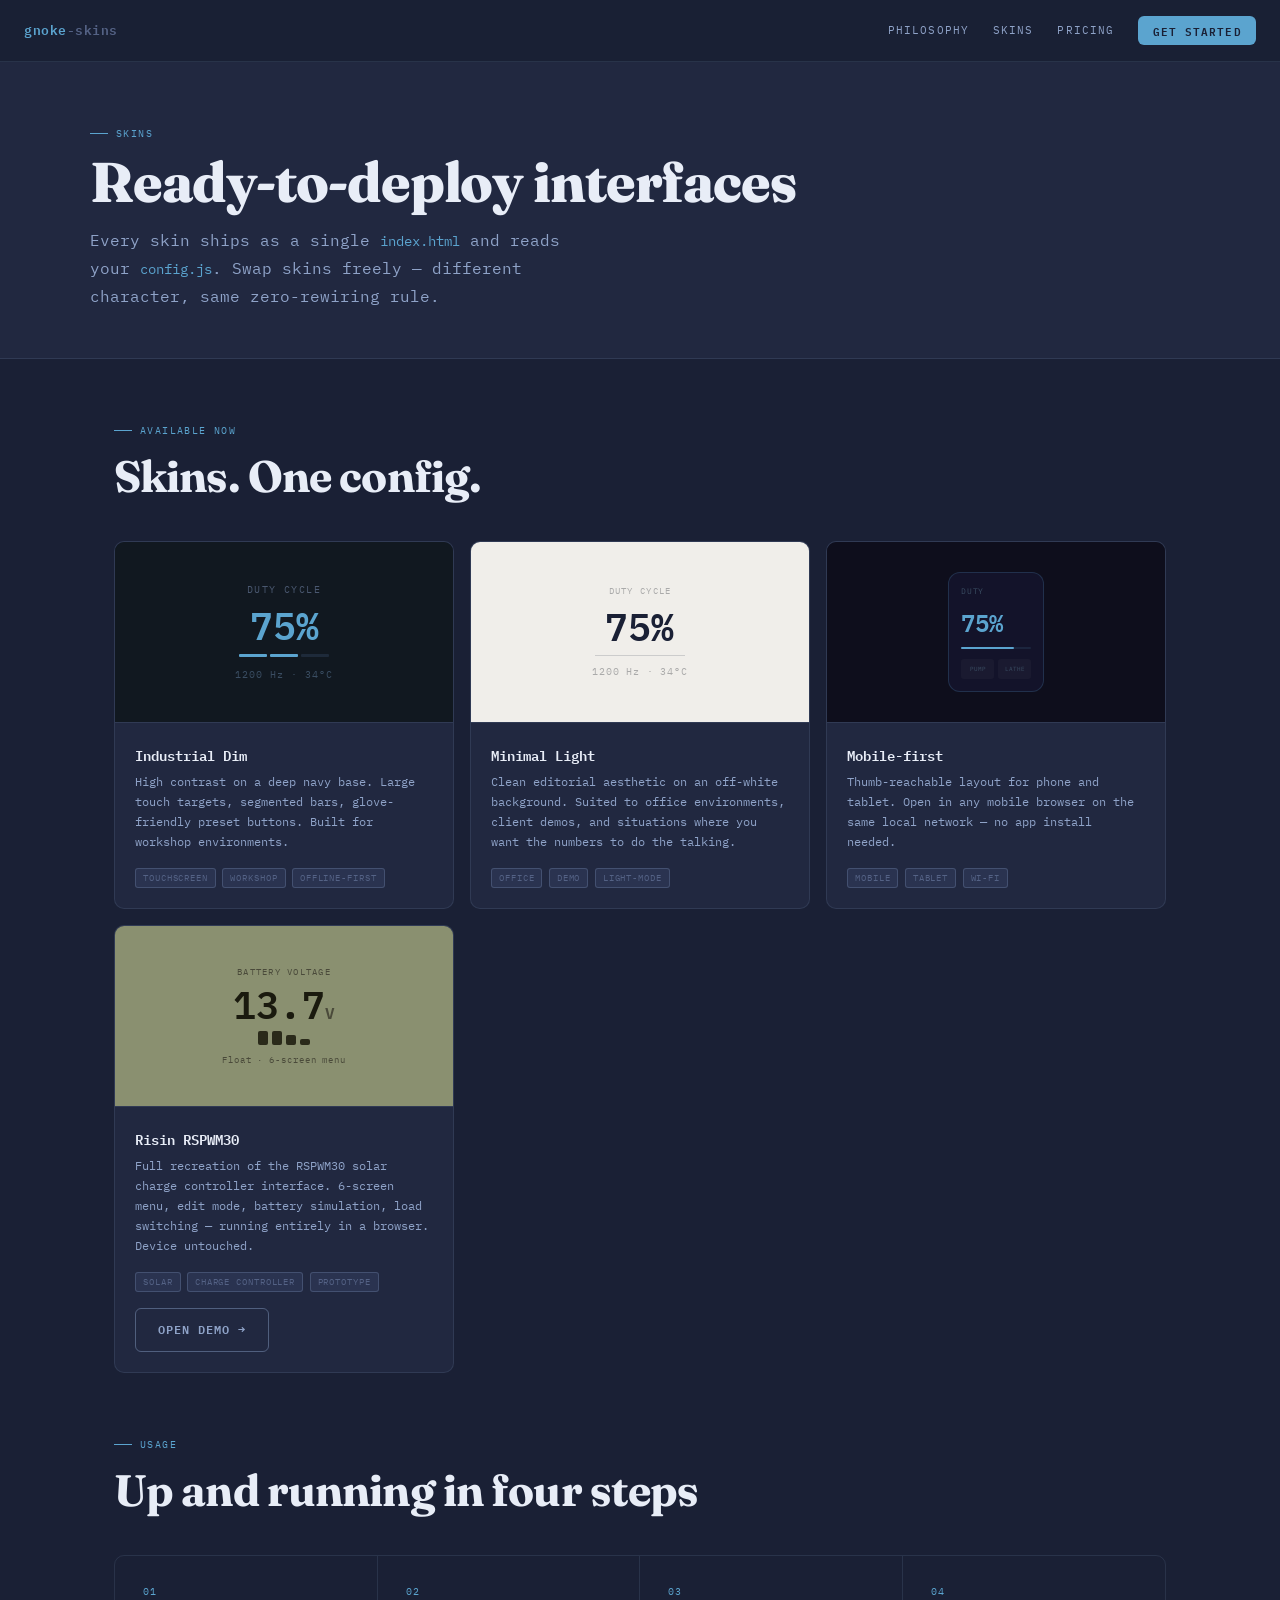
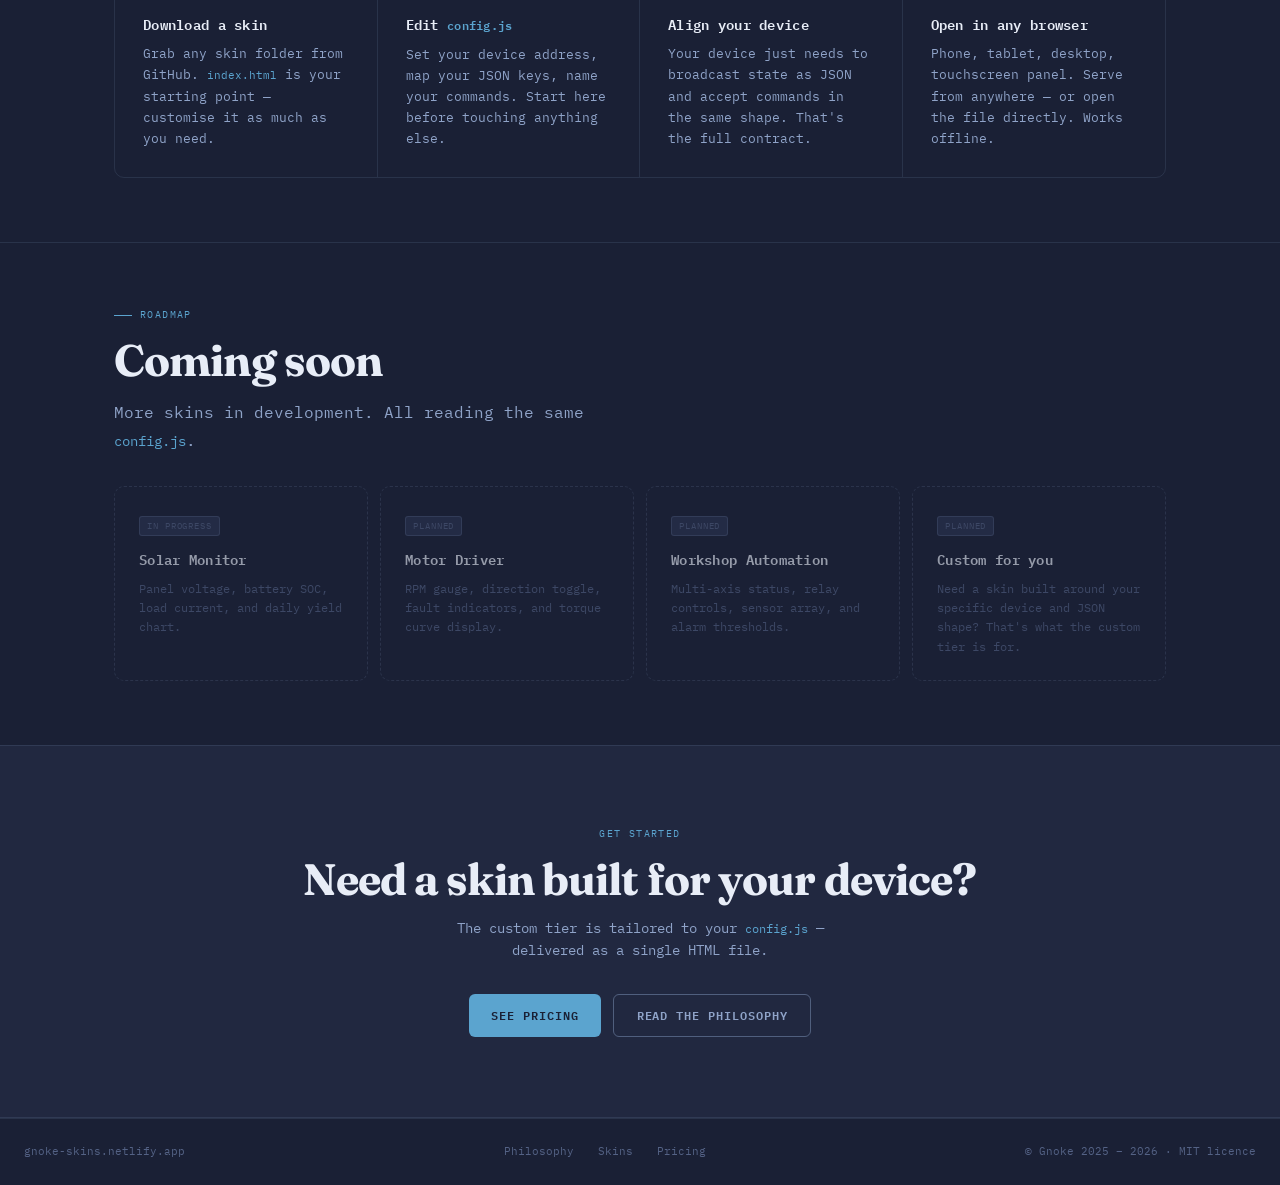
<file: skins/index.html>
<!DOCTYPE html>
<html lang="en">
<head>
  <meta charset="UTF-8">
  <meta name="viewport" content="width=device-width, initial-scale=1.0">
  <title>Skins — gnoke-skins</title>
  <meta name="description" content="Ready-to-deploy UI skins for any device. Each skin reads the same config.js. Industrial, minimal, mobile — all interchangeable.">
  <link rel="preconnect" href="https://fonts.googleapis.com">
  <link rel="preconnect" href="https://fonts.gstatic.com" crossorigin>
  <link href="https://fonts.googleapis.com/css2?family=IBM+Plex+Mono:wght@400;600&family=Fraunces:opsz,wght@9..144,400;9..144,700;9..144,800&display=swap" rel="stylesheet">
  <link rel="stylesheet" href="../theme.css">
  <style>
    .skins-grid {
      display: grid;
      grid-template-columns: repeat(auto-fit, minmax(280px, 1fr));
      gap: 1rem;
      margin-top: 2.5rem;
    }
    .skin-card {
      border: 0.5px solid var(--border);
      border-radius: var(--rlg);
      overflow: hidden;
      transition: border-color 0.2s, transform 0.2s;
      background: var(--bg2);
    }
    .skin-card:hover { border-color: var(--border3); transform: translateY(-3px); }

    .skin-preview {
      height: 180px;
      display: flex; align-items: center; justify-content: center;
    }
    .skin-preview.ind  { background: #111820; }
    .skin-preview.lite { background: #f0eeea; }
    .skin-preview.mob  { background: #0e0e1c; }

    .skin-info { padding: 1.25rem; border-top: 0.5px solid var(--border); }
    .skin-name { font-size: 0.9rem; font-weight: 600; margin-bottom: 0.35rem; }
    .skin-desc { font-size: 0.78rem; color: var(--text2); line-height: 1.6; margin-bottom: 1rem; }
    .skin-tags { display: flex; gap: 0.4rem; flex-wrap: wrap; }
    .skin-tag {
      font-size: 9px; letter-spacing: 0.1em; text-transform: uppercase;
      padding: 2px 7px; border-radius: 3px;
      background: var(--bg3); border: 0.5px solid var(--border2);
      color: var(--text3);
    }

    /* steps */
    .steps {
      display: grid;
      grid-template-columns: repeat(auto-fit, minmax(200px, 1fr));
      border: 0.5px solid var(--border);
      border-radius: var(--rlg);
      overflow: hidden;
      margin-top: 2.5rem;
    }
    .step { padding: 1.75rem; border-right: 0.5px solid var(--border); }
    .step:last-child { border-right: none; }
    .step-num { font-size: 10px; color: var(--accent); letter-spacing: 0.1em; margin-bottom: 0.75rem; }
    .step p { font-size: 0.8rem; color: var(--text2); line-height: 1.65; margin-top: 0.35rem; }

    .coming-grid {
      display: grid;
      grid-template-columns: repeat(auto-fit, minmax(200px, 1fr));
      gap: 0.75rem;
      margin-top: 2rem;
    }
    .coming-card {
      border: 0.5px dashed var(--border2);
      border-radius: var(--rlg);
      padding: 1.5rem;
      opacity: 0.6;
    }
    .coming-card h3 { font-size: 0.875rem; }
    .coming-card p  { font-size: 0.78rem; color: var(--text3); margin-top: 0.35rem; line-height: 1.55; }
    .coming-badge {
      display: inline-block;
      font-size: 9px; letter-spacing: 0.1em; text-transform: uppercase;
      background: var(--bg3); border: 0.5px solid var(--border2);
      color: var(--text3); border-radius: 3px; padding: 2px 7px;
      margin-bottom: 0.75rem;
    }

    @media (max-width: 640px) {
      .step { border-right: none; border-bottom: 0.5px solid var(--border); }
      .step:last-child { border-bottom: none; }
    }
  </style>
</head>
<body>

  <!-- NAV -->
  <nav class="site-nav">
    <a class="nav-logo" href="../">gnoke<span>-skins</span></a>
    <div class="nav-links">
      <a href="../philosophy/">Philosophy</a>
      <a href="../skins/">Skins</a>
      <a href="../pricing/">Pricing</a>
      <a href="../pricing/" class="nav-cta">Get started</a>
    </div>
    <button class="nav-hamburger" aria-label="Open menu" aria-expanded="false">
      <span></span><span></span><span></span>
    </button>
  </nav>
  <div class="nav-drawer">
    <a href="../philosophy/">Philosophy</a>
    <a href="../skins/">Skins</a>
    <a href="../pricing/">Pricing</a>
    <a href="../pricing/">Get started →</a>
  </div>

  <main>

    <!-- PAGE HERO -->
    <div class="page-hero">
      <div class="page-hero-inner">
        <div class="tag">Skins</div>
        <h1>Ready-to-deploy interfaces</h1>
        <p class="lead">
          Every skin ships as a single <code>index.html</code> and reads your <code>config.js</code>.
          Swap skins freely — different character, same zero-rewiring rule.
        </p>
      </div>
    </div>

    <!-- SKIN CARDS -->
    <div class="section">
      <div class="tag">Available now</div>
      <h2>Skins. One config.</h2>

      <div class="skins-grid">

        <!-- Industrial Dim -->
        <div class="skin-card">
          <div class="skin-preview ind">
            <div style="text-align:center;font-family:'IBM Plex Mono',monospace">
              <div style="font-size:10px;letter-spacing:0.14em;text-transform:uppercase;color:#4a5870;margin-bottom:8px">Duty cycle</div>
              <div style="font-size:2.4rem;font-weight:600;color:#5ba4cf;line-height:1">75%</div>
              <div style="margin-top:10px;display:flex;gap:3px;justify-content:center">
                <div style="width:28px;height:3px;background:#5ba4cf;border-radius:1px"></div>
                <div style="width:28px;height:3px;background:#5ba4cf;border-radius:1px"></div>
                <div style="width:28px;height:3px;background:#1e2a3a;border-radius:1px"></div>
              </div>
              <div style="margin-top:10px;font-size:10px;color:#3a4d62;letter-spacing:0.1em">1200 Hz · 34°C</div>
            </div>
          </div>
          <div class="skin-info">
            <div class="skin-name">Industrial Dim</div>
            <div class="skin-desc">
              High contrast on a deep navy base. Large touch targets, segmented bars,
              glove-friendly preset buttons. Built for workshop environments.
            </div>
            <div class="skin-tags">
              <span class="skin-tag">touchscreen</span>
              <span class="skin-tag">workshop</span>
              <span class="skin-tag">offline-first</span>
            </div>
          </div>
        </div>

        <!-- Minimal Light -->
        <div class="skin-card">
          <div class="skin-preview lite">
            <div style="text-align:center;font-family:'IBM Plex Mono',monospace">
              <div style="font-size:9px;letter-spacing:0.14em;text-transform:uppercase;color:#aaa;margin-bottom:8px">Duty cycle</div>
              <div style="font-size:2.4rem;font-weight:600;color:#1a2035;line-height:1">75%</div>
              <div style="margin-top:10px;width:90px;height:1px;background:#ccc;margin-left:auto;margin-right:auto"></div>
              <div style="margin-top:8px;font-size:10px;color:#aaa;letter-spacing:0.08em">1200 Hz · 34°C</div>
            </div>
          </div>
          <div class="skin-info">
            <div class="skin-name">Minimal Light</div>
            <div class="skin-desc">
              Clean editorial aesthetic on an off-white background. Suited to
              office environments, client demos, and situations where you want
              the numbers to do the talking.
            </div>
            <div class="skin-tags">
              <span class="skin-tag">office</span>
              <span class="skin-tag">demo</span>
              <span class="skin-tag">light-mode</span>
            </div>
          </div>
        </div>

        <!-- Mobile-first -->
        <div class="skin-card">
          <div class="skin-preview mob">
            <div style="width:96px;background:#13132a;border:0.5px solid rgba(91,164,207,0.2);border-radius:12px;padding:12px;font-family:'IBM Plex Mono',monospace">
              <div style="font-size:8px;color:#3a4d62;letter-spacing:0.1em;text-transform:uppercase;margin-bottom:5px">Duty</div>
              <div style="font-size:1.5rem;font-weight:600;color:#5ba4cf">75%</div>
              <div style="height:2px;background:rgba(91,164,207,0.12);border-radius:1px;margin-top:6px">
                <div style="width:75%;height:100%;background:#5ba4cf;border-radius:1px"></div>
              </div>
              <div style="display:flex;gap:4px;margin-top:10px">
                <div style="flex:1;height:20px;background:#1a1a30;border-radius:3px;display:flex;align-items:center;justify-content:center;font-size:6px;color:#3a4d62">PUMP</div>
                <div style="flex:1;height:20px;background:#1a1a30;border-radius:3px;display:flex;align-items:center;justify-content:center;font-size:6px;color:#3a4d62">LATHE</div>
              </div>
            </div>
          </div>
          <div class="skin-info">
            <div class="skin-name">Mobile-first</div>
            <div class="skin-desc">
              Thumb-reachable layout for phone and tablet. Open in any mobile
              browser on the same local network — no app install needed.
            </div>
            <div class="skin-tags">
              <span class="skin-tag">mobile</span>
              <span class="skin-tag">tablet</span>
              <span class="skin-tag">wi-fi</span>
            </div>
          </div>
        </div>

        <!-- Risin RSPWM30 -->
        <div class="skin-card">
          <div class="skin-preview ind" style="background:#8a9070;">
            <div style="text-align:center;font-family:'IBM Plex Mono',monospace;">
              <div style="font-size:9px;letter-spacing:0.14em;text-transform:uppercase;color:#4a4a3a;margin-bottom:6px">Battery voltage</div>
              <div style="font-size:2.4rem;font-weight:600;color:#1a1a0e;line-height:1">13.7<span style="font-size:1rem;color:#4a4a3a">V</span></div>
              <div style="margin-top:8px;display:flex;gap:4px;justify-content:center">
                <div style="width:10px;height:14px;background:#2a2a1a;border-radius:2px"></div>
                <div style="width:10px;height:14px;background:#2a2a1a;border-radius:2px"></div>
                <div style="width:10px;height:10px;background:#2a2a1a;border-radius:2px;align-self:flex-end"></div>
                <div style="width:10px;height:6px;background:#2a2a1a;border-radius:2px;align-self:flex-end"></div>
              </div>
              <div style="margin-top:8px;font-size:9px;color:#4a4a3a;letter-spacing:0.1em">Float · 6-screen menu</div>
            </div>
          </div>
          <div class="skin-info">
            <div class="skin-name">Risin RSPWM30</div>
            <div class="skin-desc">
              Full recreation of the RSPWM30 solar charge controller interface.
              6-screen menu, edit mode, battery simulation, load switching —
              running entirely in a browser. Device untouched.
            </div>
            <div class="skin-tags">
              <span class="skin-tag">solar</span>
              <span class="skin-tag">charge controller</span>
              <span class="skin-tag">prototype</span>
            </div>
            <a class="btn btn-ghost" href="https://edmundsparrow.github.io/gnoke-skin/pwm1" target="_blank" rel="noopener" style="margin-top:1rem;display:inline-flex">Open demo →</a>
          </div>
        </div>

      </div><!-- /skins-grid -->

      <!-- HOW TO USE -->
      <div class="tag" style="margin-top:4rem">Usage</div>
      <h2>Up and running in four steps</h2>
      <div class="steps">
        <div class="step">
          <div class="step-num">01</div>
          <h3>Download a skin</h3>
          <p>Grab any skin folder from GitHub. <code>index.html</code> is your starting point — customise it as much as you need.</p>
        </div>
        <div class="step">
          <div class="step-num">02</div>
          <h3>Edit <code>config.js</code></h3>
          <p>Set your device address, map your JSON keys, name your commands. Start here before touching anything else.</p>
        </div>
        <div class="step">
          <div class="step-num">03</div>
          <h3>Align your device</h3>
          <p>Your device just needs to broadcast state as JSON and accept commands in the same shape. That's the full contract.</p>
        </div>
        <div class="step">
          <div class="step-num">04</div>
          <h3>Open in any browser</h3>
          <p>Phone, tablet, desktop, touchscreen panel. Serve from anywhere — or open the file directly. Works offline.</p>
        </div>
      </div>

    </div>

    <!-- COMING SOON -->
    <div class="page-border">
    <div class="section">
      <div class="tag">Roadmap</div>
      <h2>Coming soon</h2>
      <p class="lead" style="margin-top:0.75rem">
        More skins in development. All reading the same <code>config.js</code>.
      </p>
      <div class="coming-grid">
        <div class="coming-card">
          <div class="coming-badge">In progress</div>
          <h3>Solar Monitor</h3>
          <p>Panel voltage, battery SOC, load current, and daily yield chart.</p>
        </div>
        <div class="coming-card">
          <div class="coming-badge">Planned</div>
          <h3>Motor Driver</h3>
          <p>RPM gauge, direction toggle, fault indicators, and torque curve display.</p>
        </div>
        <div class="coming-card">
          <div class="coming-badge">Planned</div>
          <h3>Workshop Automation</h3>
          <p>Multi-axis status, relay controls, sensor array, and alarm thresholds.</p>
        </div>
        <div class="coming-card">
          <div class="coming-badge">Planned</div>
          <h3>Custom for you</h3>
          <p>Need a skin built around your specific device and JSON shape? That's what the custom tier is for.</p>
        </div>
      </div>
    </div>
    </div>

    <!-- CTA -->
    <div class="cta-band">
      <div class="tag center">Get started</div>
      <h2>Need a skin built for your device?</h2>
      <p>The custom tier is tailored to your <code>config.js</code> — delivered as a single HTML file.</p>
      <div class="cta-buttons">
        <a class="btn btn-primary" href="../pricing/">See pricing</a>
        <a class="btn btn-ghost"   href="../philosophy/">Read the philosophy</a>
      </div>
    </div>

  </main>

  <footer class="site-footer">
    <span>gnoke-skins.netlify.app</span>
    <nav>
      <a href="../philosophy/">Philosophy</a>
      <a href="../skins/">Skins</a>
      <a href="../pricing/">Pricing</a>
    </nav>
    <span>© Gnoke 2025 – 2026 · MIT licence</span>
  </footer>

  <script src="../nav.js"></script>
</body>
</html>
</file>
<file: theme.css>
/* ============================================================
   gnoke-skins  —  theme.css
   Shared reset · tokens · layout primitives · nav · footer
   All pages link: <link rel="stylesheet" href="/theme.css">
   (or "../theme.css" from sub-folders)
   ============================================================ */

/* ── Reset ───────────────────────────────────────────────── */
*, *::before, *::after { box-sizing: border-box; margin: 0; padding: 0; }
html { scroll-behavior: smooth; font-size: 16px; }
img, svg { display: block; max-width: 100%; }
a { color: inherit; text-decoration: none; }
button { cursor: pointer; font-family: inherit; border: none; background: none; }
ul { list-style: none; }

/* ── Design tokens — Navy Cloud ──────────────────────────────
   bg:     deep navy          → surfaces step lighter each layer
   text:   cloud white        → secondary and label grays
   accent: sky-blue           → readable, calm, technical
   ─────────────────────────────────────────────────────────── */
:root {
  --bg:        #1a2035;
  --bg2:       #212840;
  --bg3:       #2a3350;
  --bg4:       #33405f;
  --border:    rgba(180, 210, 255, 0.10);
  --border2:   rgba(180, 210, 255, 0.18);
  --border3:   rgba(180, 210, 255, 0.32);
  --text:      #e8edf7;
  --text2:     #8fa3c8;
  --text3:     #546285;
  --accent:    #5ba4cf;
  --accent-h:  #7ab8dc;
  --green:     #4ec9a0;
  --red:       #e07878;
  --mono:      'IBM Plex Mono', monospace;
  --serif:     'Fraunces', serif;
  --r:         6px;
  --rlg:       10px;
}

/* ── Base ────────────────────────────────────────────────── */
body {
  background: var(--bg);
  color: var(--text);
  font-family: var(--mono);
  line-height: 1.6;
  -webkit-font-smoothing: antialiased;
  min-height: 100vh;
  display: flex;
  flex-direction: column;
}

main { flex: 1; }

/* ── Typography ──────────────────────────────────────────── */
h1 {
  font-family: var(--serif);
  font-size: clamp(2.4rem, 8vw, 5rem);
  font-weight: 800;
  line-height: 1.0;
  letter-spacing: -0.02em;
}
h2 {
  font-family: var(--serif);
  font-size: clamp(1.75rem, 5vw, 2.75rem);
  font-weight: 700;
  letter-spacing: -0.02em;
  line-height: 1.15;
}
h3 {
  font-size: 0.9rem;
  font-weight: 600;
  letter-spacing: 0.02em;
  margin-bottom: 0.5rem;
}
p.lead {
  font-size: 1rem;
  color: var(--text2);
  line-height: 1.75;
  max-width: 480px;
}
code {
  font-family: var(--mono);
  font-size: 0.85em;
  color: var(--accent);
}

/* ── Layout helpers ──────────────────────────────────────── */
.section {
  padding: 4rem 1.5rem;
  max-width: 1100px;
  margin: 0 auto;
}
.page-border {
  border-top: 0.5px solid var(--border);
}

/* ── Tag / eyebrow label ─────────────────────────────────── */
.tag {
  font-size: 10px;
  letter-spacing: 0.14em;
  text-transform: uppercase;
  color: var(--accent);
  margin-bottom: 0.75rem;
  display: flex;
  align-items: center;
  gap: 0.5rem;
}
.tag::before {
  content: '';
  width: 18px;
  height: 1px;
  background: var(--accent);
  display: inline-block;
}
.tag.center { justify-content: center; }
.tag.center::before { display: none; }

/* ── Buttons ─────────────────────────────────────────────── */
.btn {
  display: inline-flex;
  align-items: center;
  gap: 0.5rem;
  font-family: var(--mono);
  font-size: 12px;
  font-weight: 600;
  letter-spacing: 0.08em;
  text-transform: uppercase;
  padding: 0.7rem 1.4rem;
  border-radius: var(--r);
  transition: all 0.15s;
  white-space: nowrap;
}
.btn-primary {
  background: var(--accent);
  color: #1a2035;
}
.btn-primary:hover { background: var(--accent-h); transform: translateY(-1px); }
.btn-ghost {
  border: 0.5px solid var(--border3);
  color: var(--text2);
}
.btn-ghost:hover {
  border-color: var(--text2);
  color: var(--text);
  background: rgba(180, 210, 255, 0.06);
}

/* ── Navigation ──────────────────────────────────────────── */
.site-nav {
  display: flex;
  align-items: center;
  justify-content: space-between;
  padding: 1rem 1.5rem;
  border-bottom: 0.5px solid var(--border);
  background: rgba(26, 32, 53, 0.97);
  position: sticky;
  top: 0;
  z-index: 100;
  backdrop-filter: blur(8px);
  -webkit-backdrop-filter: blur(8px);
}
.nav-logo {
  font-size: 13px;
  font-weight: 600;
  letter-spacing: 0.04em;
  color: var(--accent);
}
.nav-logo span { color: var(--text3); }
.nav-links {
  display: flex;
  align-items: center;
  gap: 1.5rem;
}
.nav-links a {
  font-size: 11px;
  letter-spacing: 0.1em;
  text-transform: uppercase;
  color: var(--text2);
  transition: color 0.15s;
}
.nav-links a:hover,
.nav-links a.active { color: var(--text); }
.nav-links a.active { color: var(--accent); }
.nav-cta {
  background: var(--accent) !important;
  color: #1a2035 !important;
  padding: 0.35rem 0.9rem;
  border-radius: var(--r);
  font-weight: 600 !important;
  transition: background 0.15s !important;
}
.nav-cta:hover { background: var(--accent-h) !important; }

/* Hamburger — hidden on desktop */
.nav-hamburger {
  display: none;
  flex-direction: column;
  gap: 4px;
  padding: 4px;
  cursor: pointer;
  background: none;
  border: none;
}
.nav-hamburger span {
  display: block;
  width: 20px;
  height: 1.5px;
  background: var(--text2);
  border-radius: 1px;
  transition: background 0.15s;
}
/* Mobile nav drawer */
.nav-drawer {
  display: none;
  flex-direction: column;
  gap: 0;
  background: var(--bg2);
  border-bottom: 0.5px solid var(--border2);
  padding: 0.5rem 0;
}
.nav-drawer a {
  font-size: 12px;
  letter-spacing: 0.1em;
  text-transform: uppercase;
  color: var(--text2);
  padding: 0.75rem 1.5rem;
  border-bottom: 0.5px solid var(--border);
  transition: color 0.15s, background 0.15s;
}
.nav-drawer a:last-child { border-bottom: none; }
.nav-drawer a:hover { color: var(--text); background: rgba(180,210,255,0.04); }
.nav-drawer a.active { color: var(--accent); }
.nav-drawer.open { display: flex; }

/* ── Scrolling ticker ────────────────────────────────────── */
.ticker-wrap {
  overflow: hidden;
  border-top: 0.5px solid var(--border);
  border-bottom: 0.5px solid var(--border);
  background: var(--bg2);
  padding: 0.5rem 0;
  white-space: nowrap;
}
.ticker-inner {
  display: inline-flex;
  gap: 2.5rem;
  animation: ticker-scroll 28s linear infinite;
}
.ticker-item {
  font-size: 10px;
  letter-spacing: 0.12em;
  text-transform: uppercase;
  color: var(--text3);
  display: inline-flex;
  align-items: center;
  gap: 0.4rem;
}
.ticker-item b { color: var(--accent); font-weight: 600; }
@keyframes ticker-scroll {
  from { transform: translateX(0); }
  to   { transform: translateX(-50%); }
}

/* ── CTA band ────────────────────────────────────────────── */
.cta-band {
  border-top: 0.5px solid var(--border);
  border-bottom: 0.5px solid var(--border);
  background: var(--bg2);
  padding: 5rem 1.5rem;
  text-align: center;
}
.cta-band h2 { margin: 0.5rem 0 0.75rem; }
.cta-band p {
  color: var(--text2);
  max-width: 400px;
  margin: 0 auto 2rem;
  font-size: 0.875rem;
}
.cta-buttons {
  display: flex;
  gap: 0.75rem;
  justify-content: center;
  flex-wrap: wrap;
}

/* ── Footer ──────────────────────────────────────────────── */
.site-footer {
  padding: 1.5rem;
  border-top: 0.5px solid var(--border);
  display: flex;
  flex-wrap: wrap;
  gap: 1rem;
  align-items: center;
  justify-content: space-between;
  font-size: 11px;
  color: var(--text3);
}
.site-footer a { transition: color 0.15s; }
.site-footer a:hover { color: var(--text2); }
.site-footer nav { display: flex; gap: 1.5rem; }

/* ── Page hero strip (inner pages) ──────────────────────── */
.page-hero {
  padding: 4rem 1.5rem 3rem;
  border-bottom: 0.5px solid var(--border);
  background: var(--bg2);
  max-width: 100%;
}
.page-hero-inner {
  max-width: 1100px;
  margin: 0 auto;
}
.page-hero h1 {
  font-size: clamp(2rem, 6vw, 3.5rem);
  margin: 0.5rem 0 1rem;
}
.page-hero p.lead { margin-top: 0; }

/* ── Responsive ──────────────────────────────────────────── */
@media (max-width: 640px) {
  .nav-links    { display: none; }
  .nav-hamburger { display: flex; }
  .section { padding: 3rem 1rem; }
  h1 { font-size: 2.2rem; }
  h2 { font-size: 1.6rem; }
  .cta-band { padding: 3.5rem 1rem; }
}
</file>
